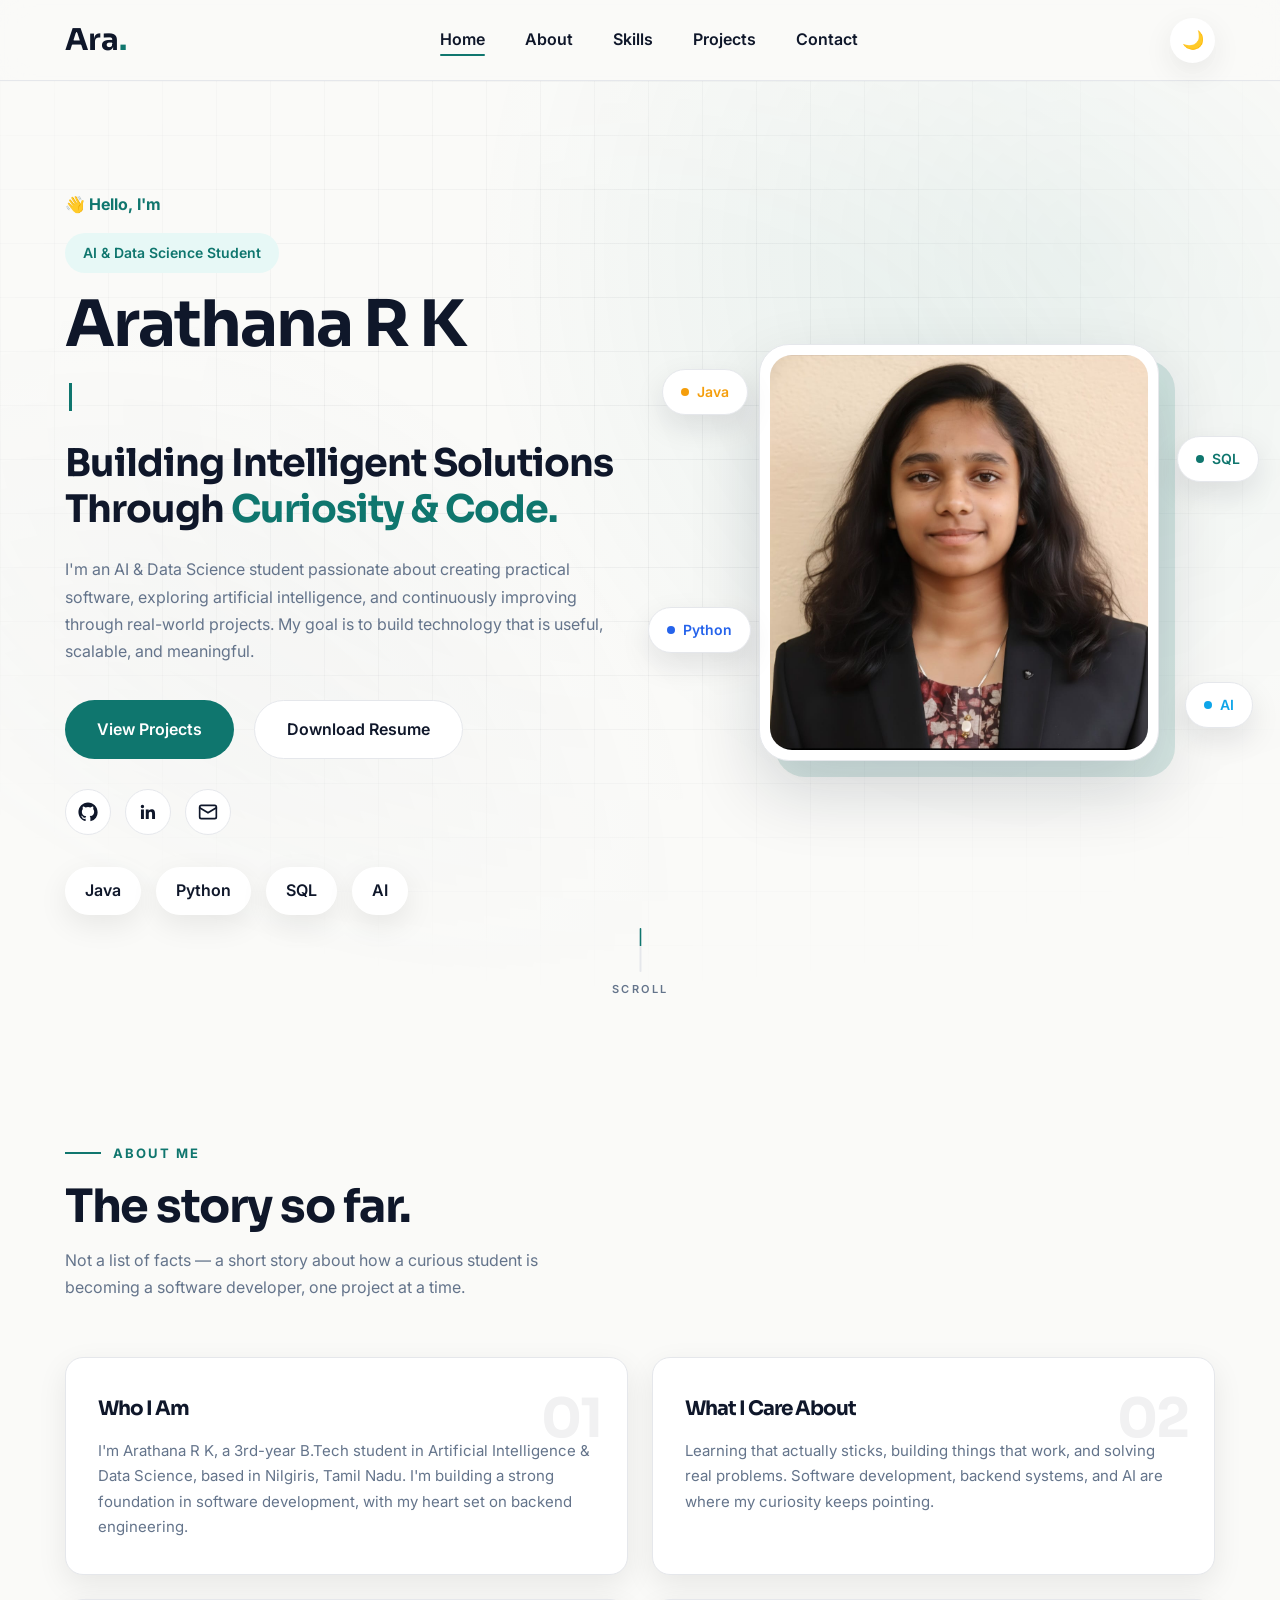
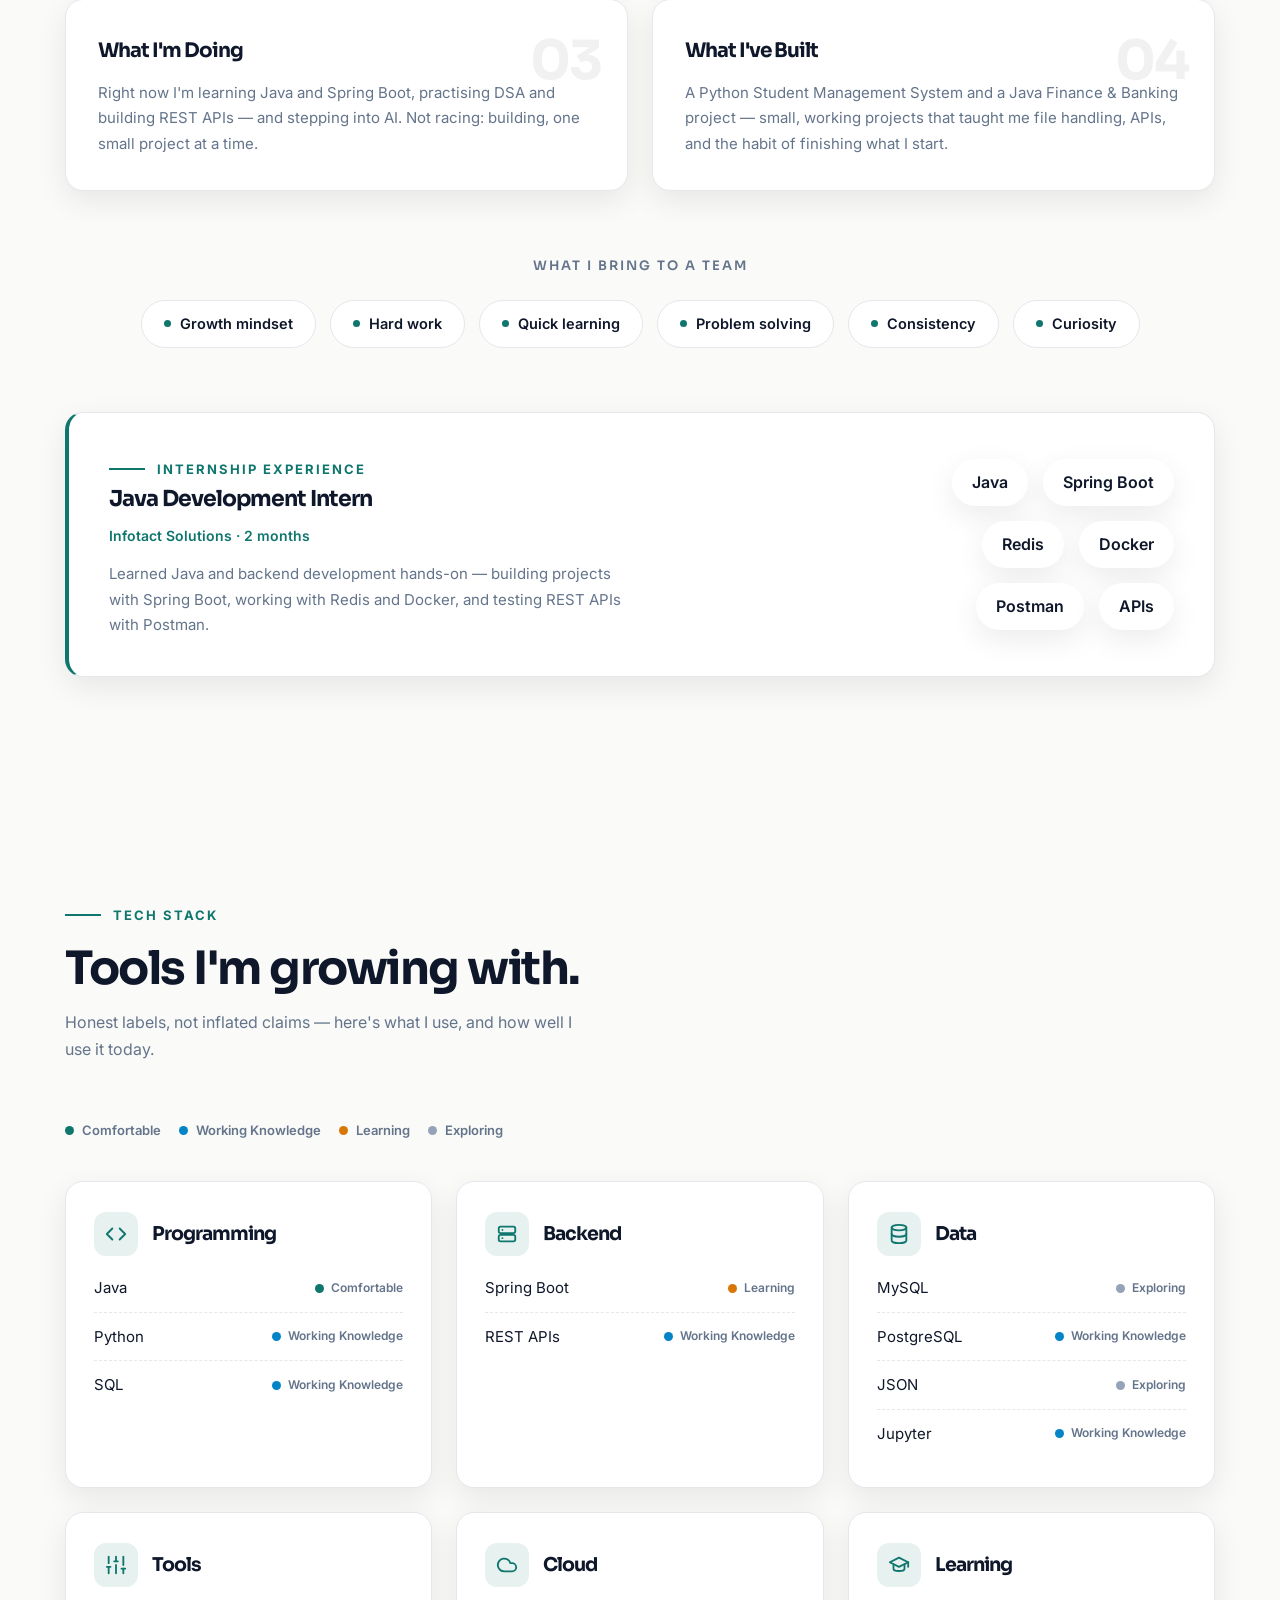
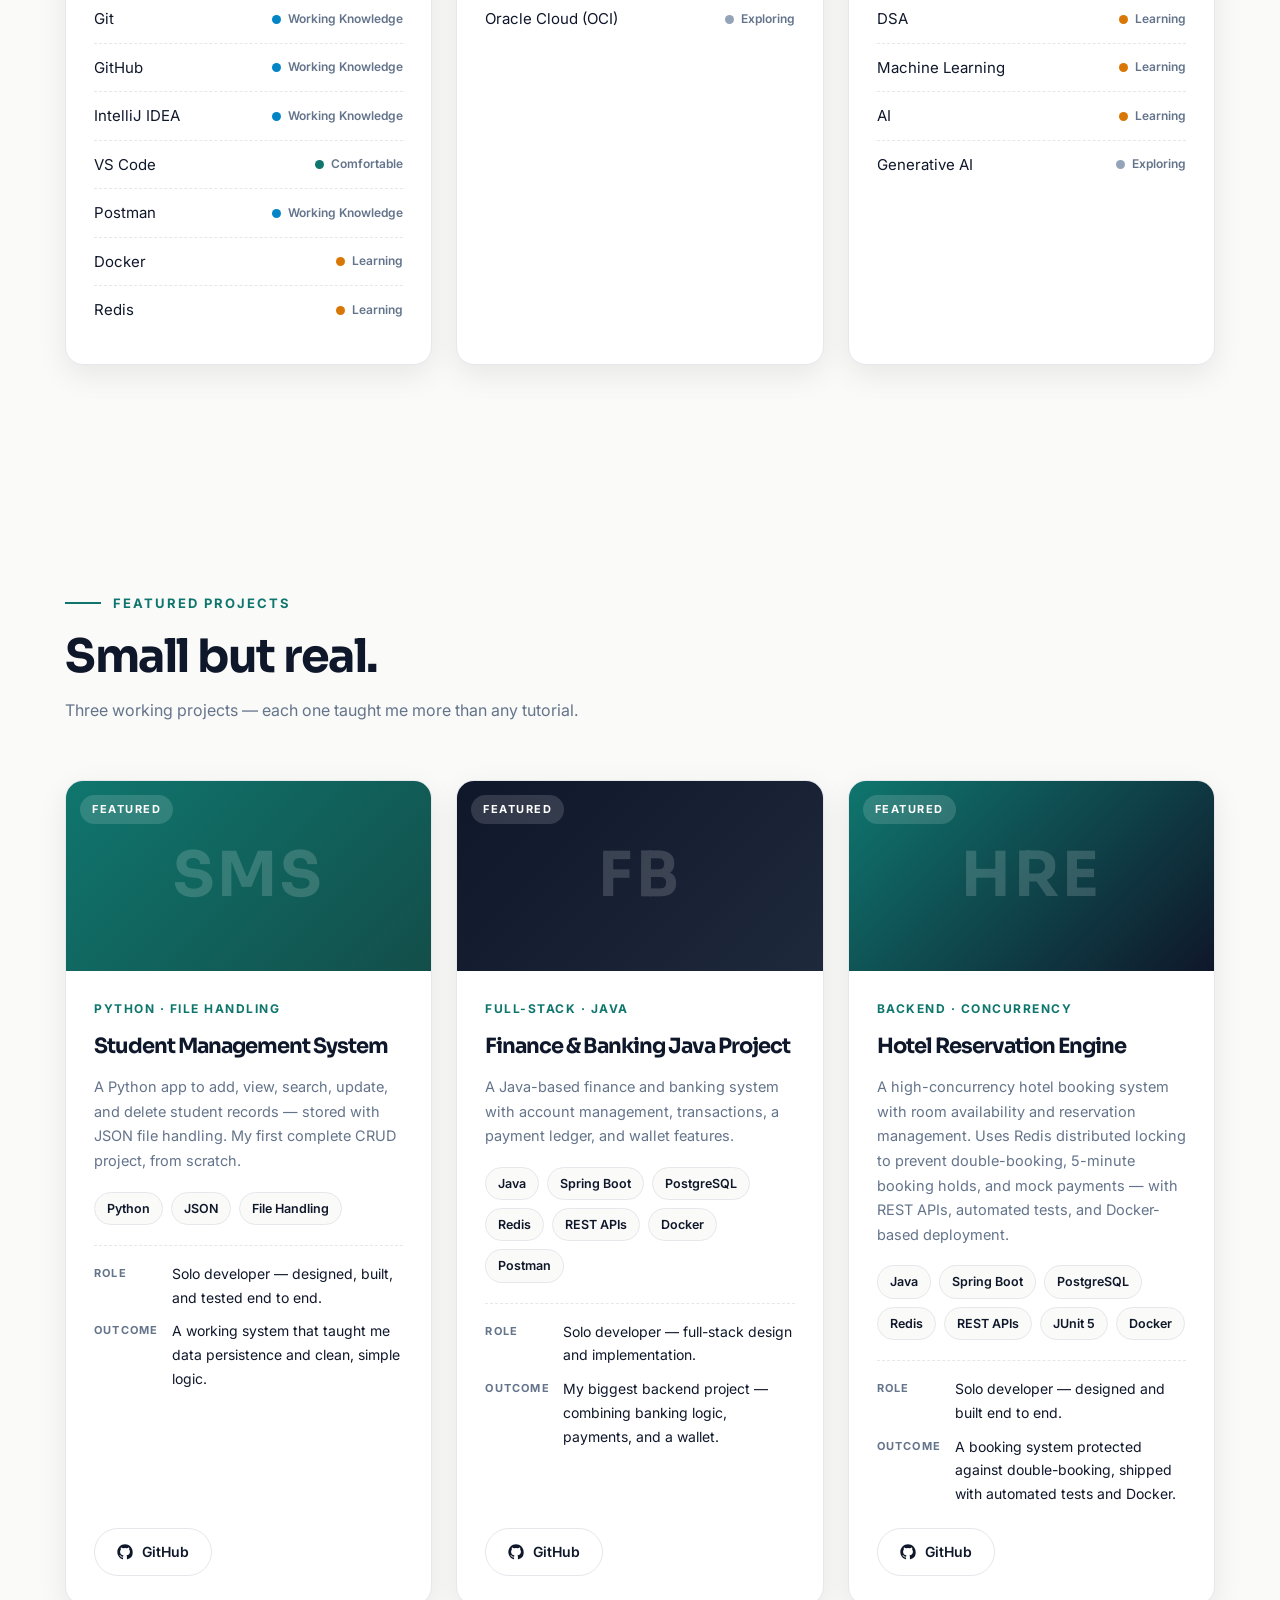
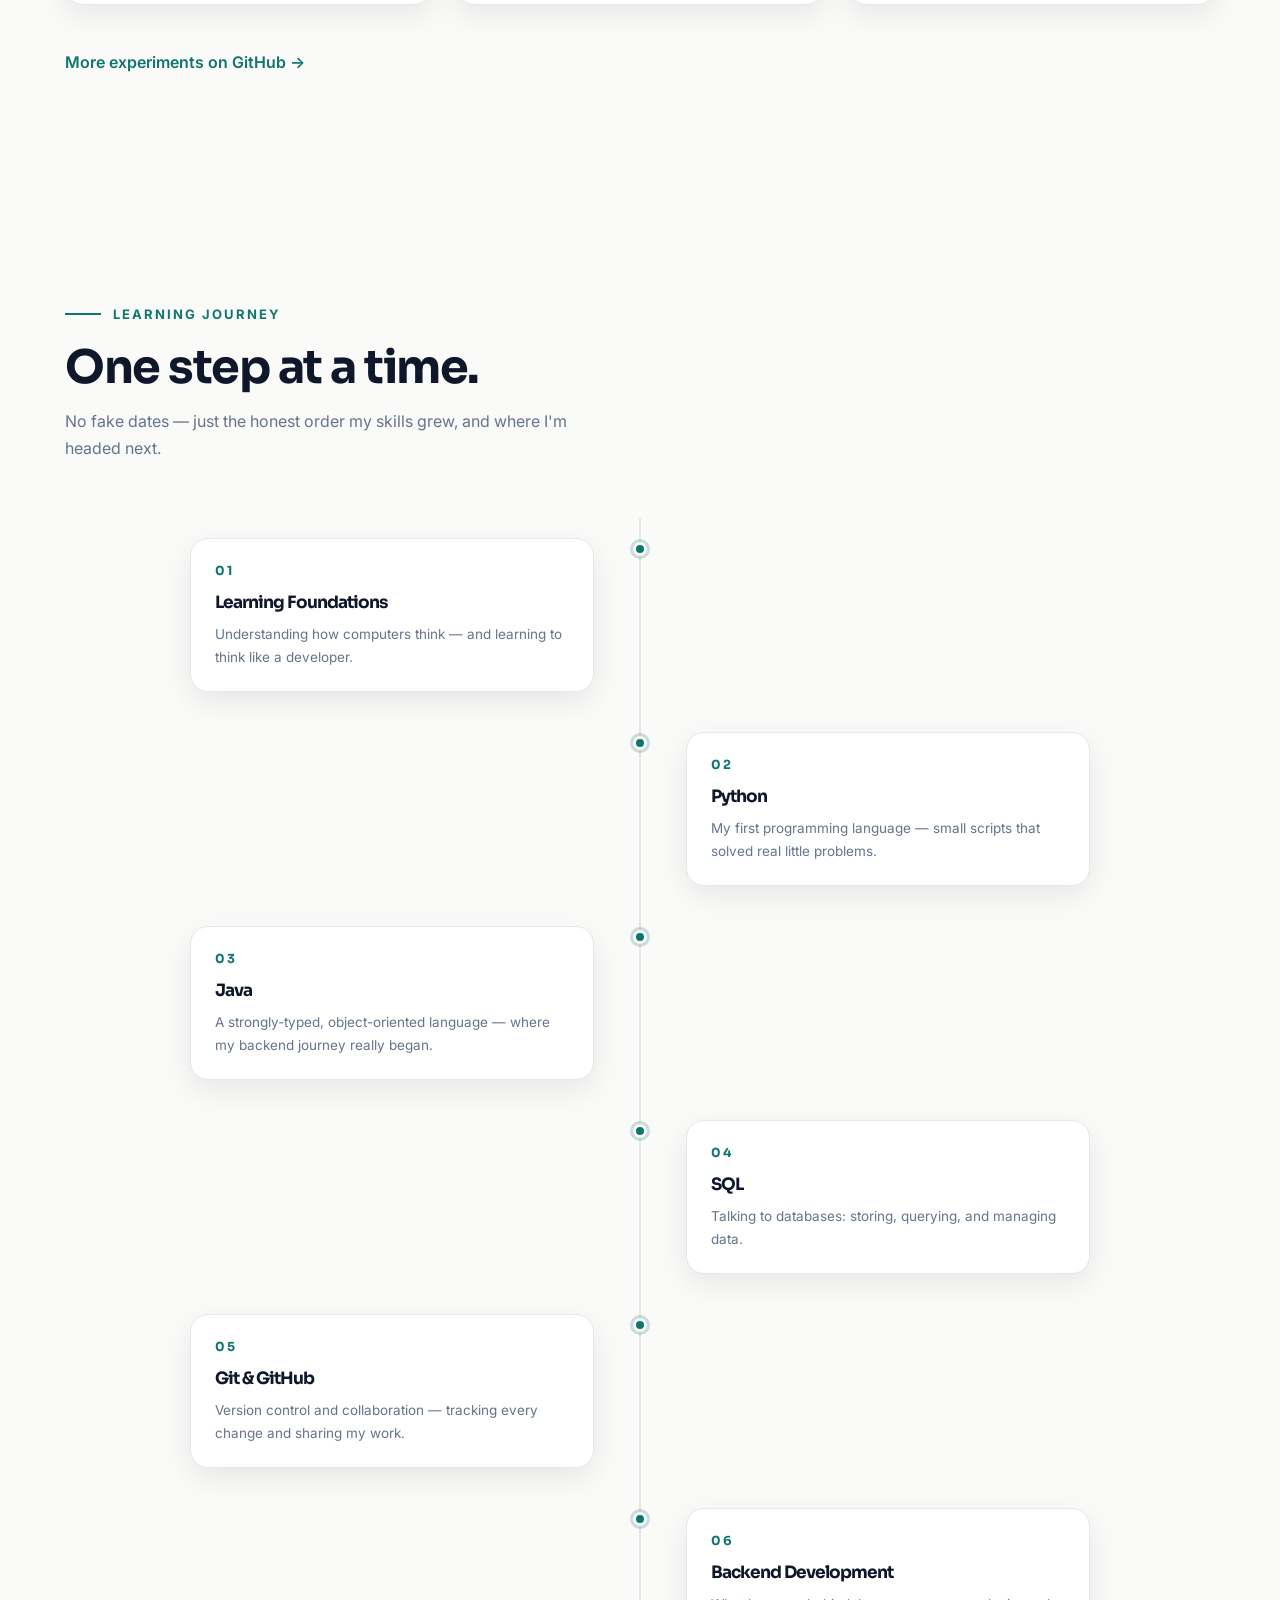
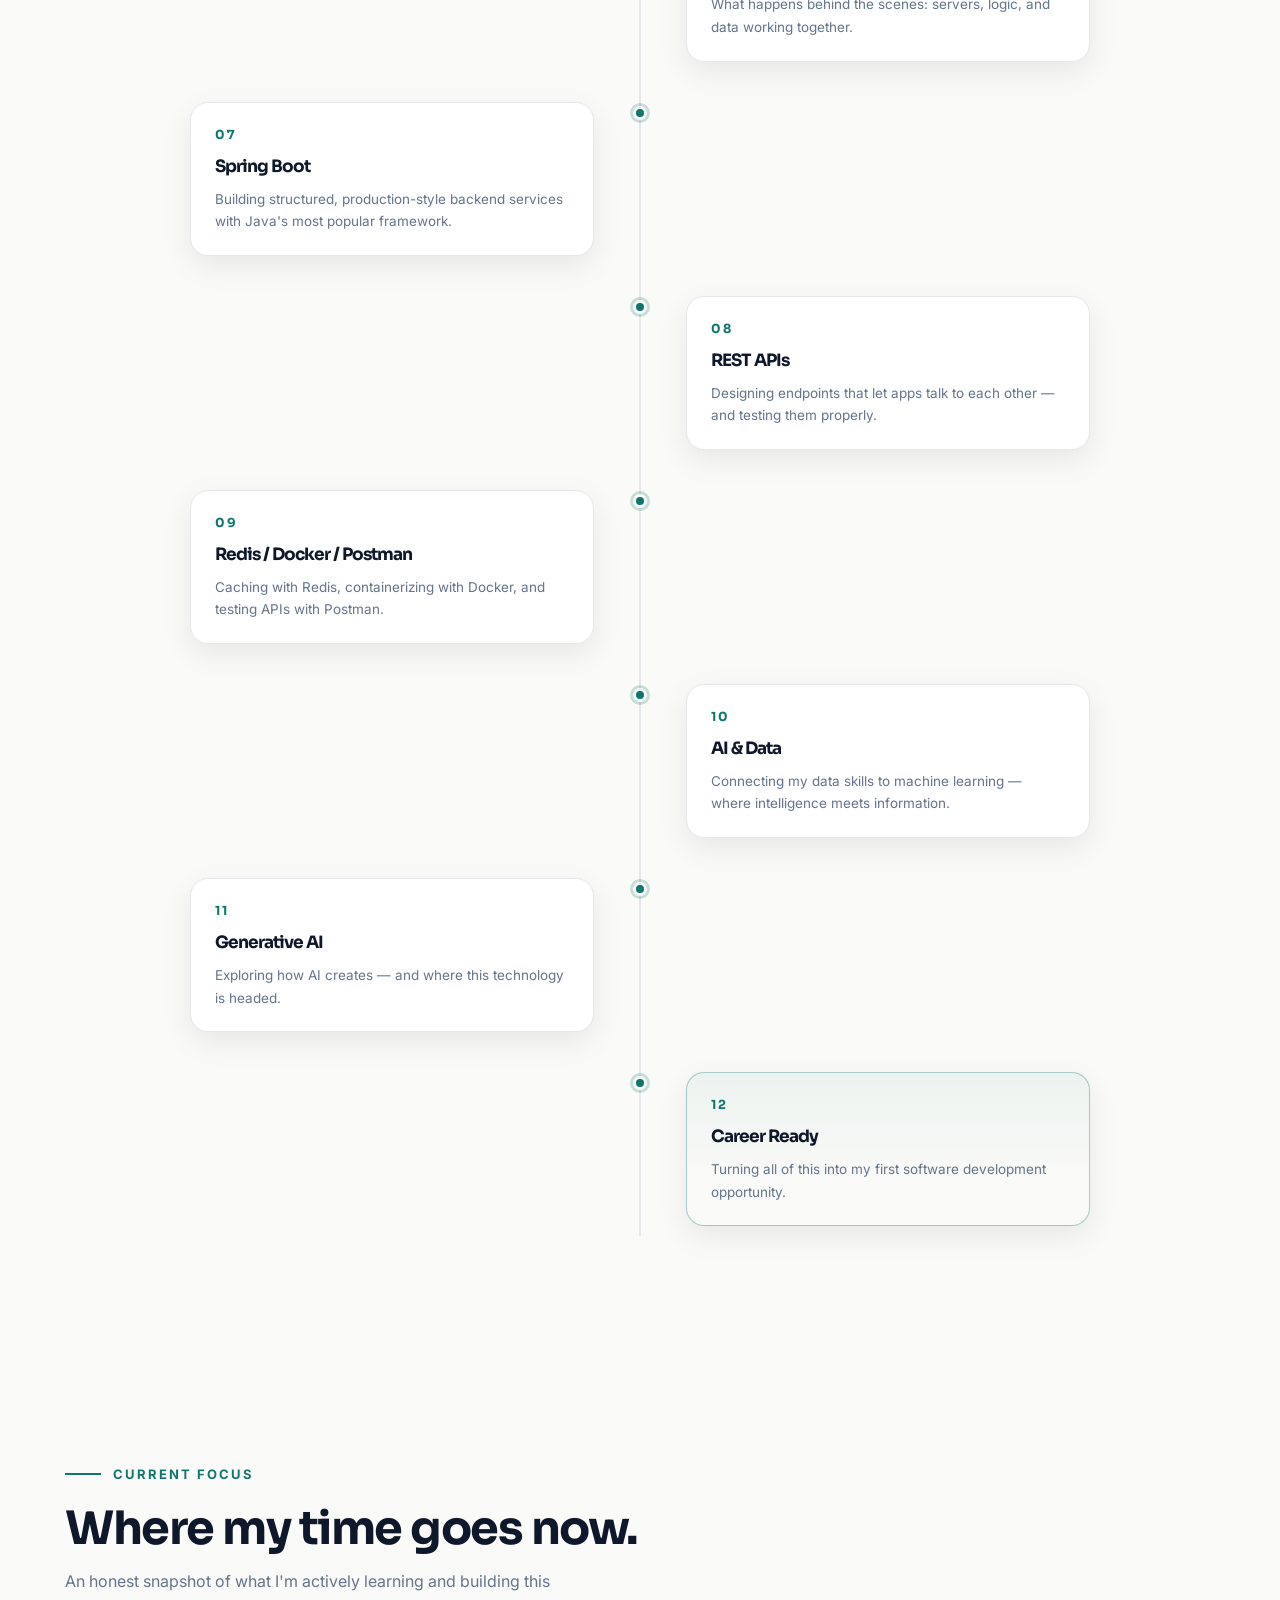
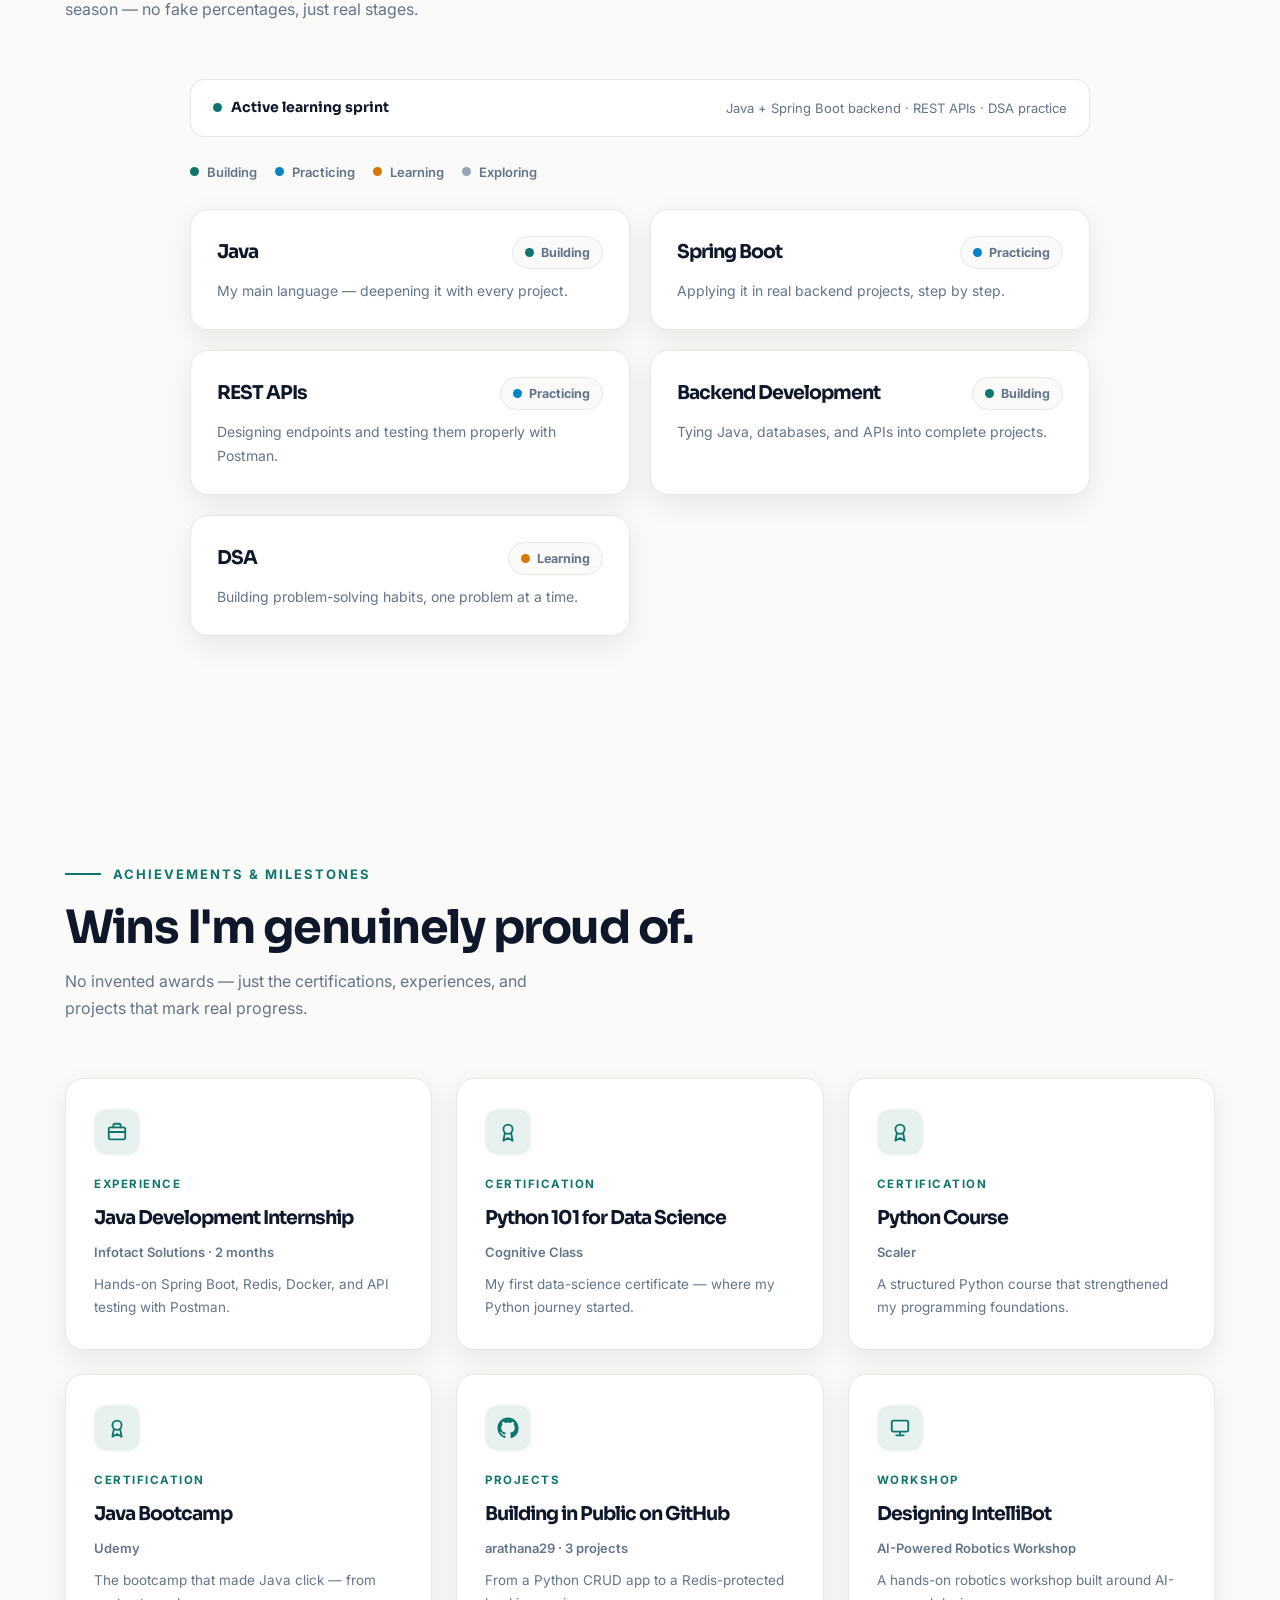
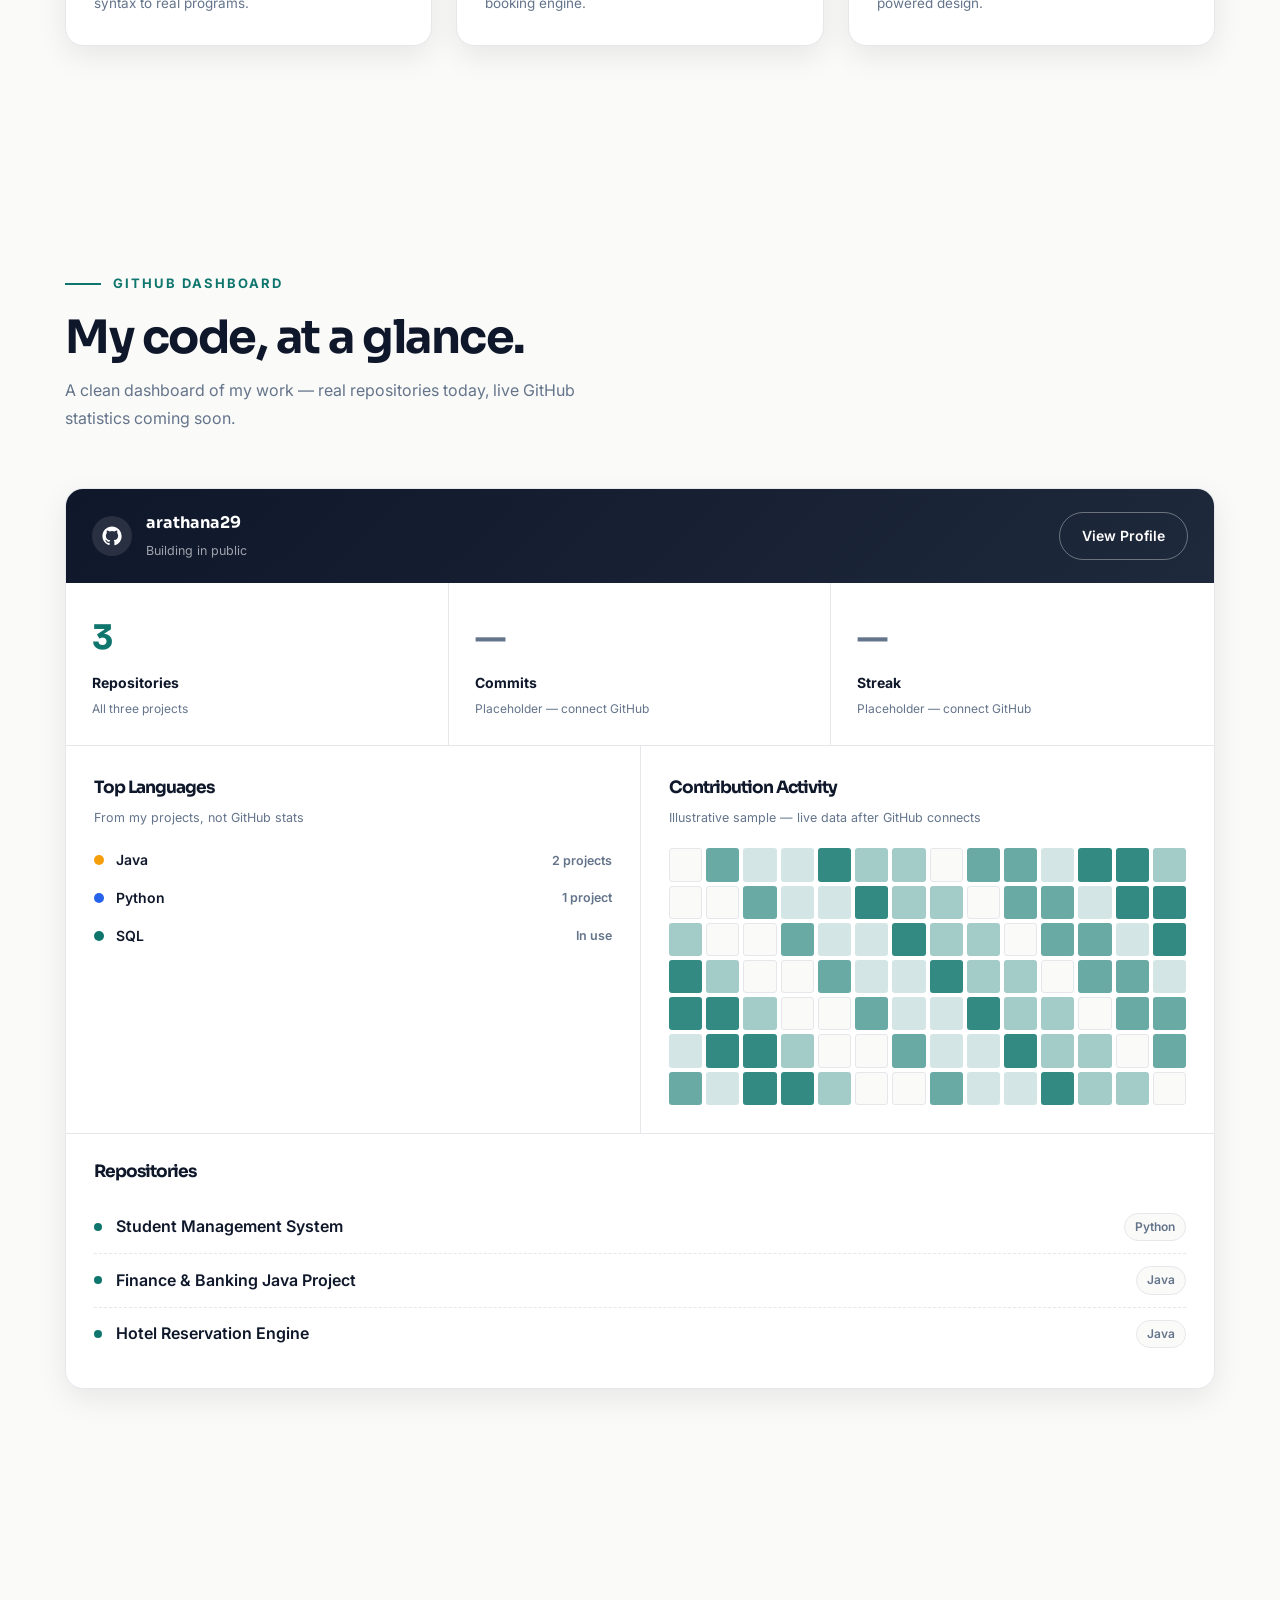
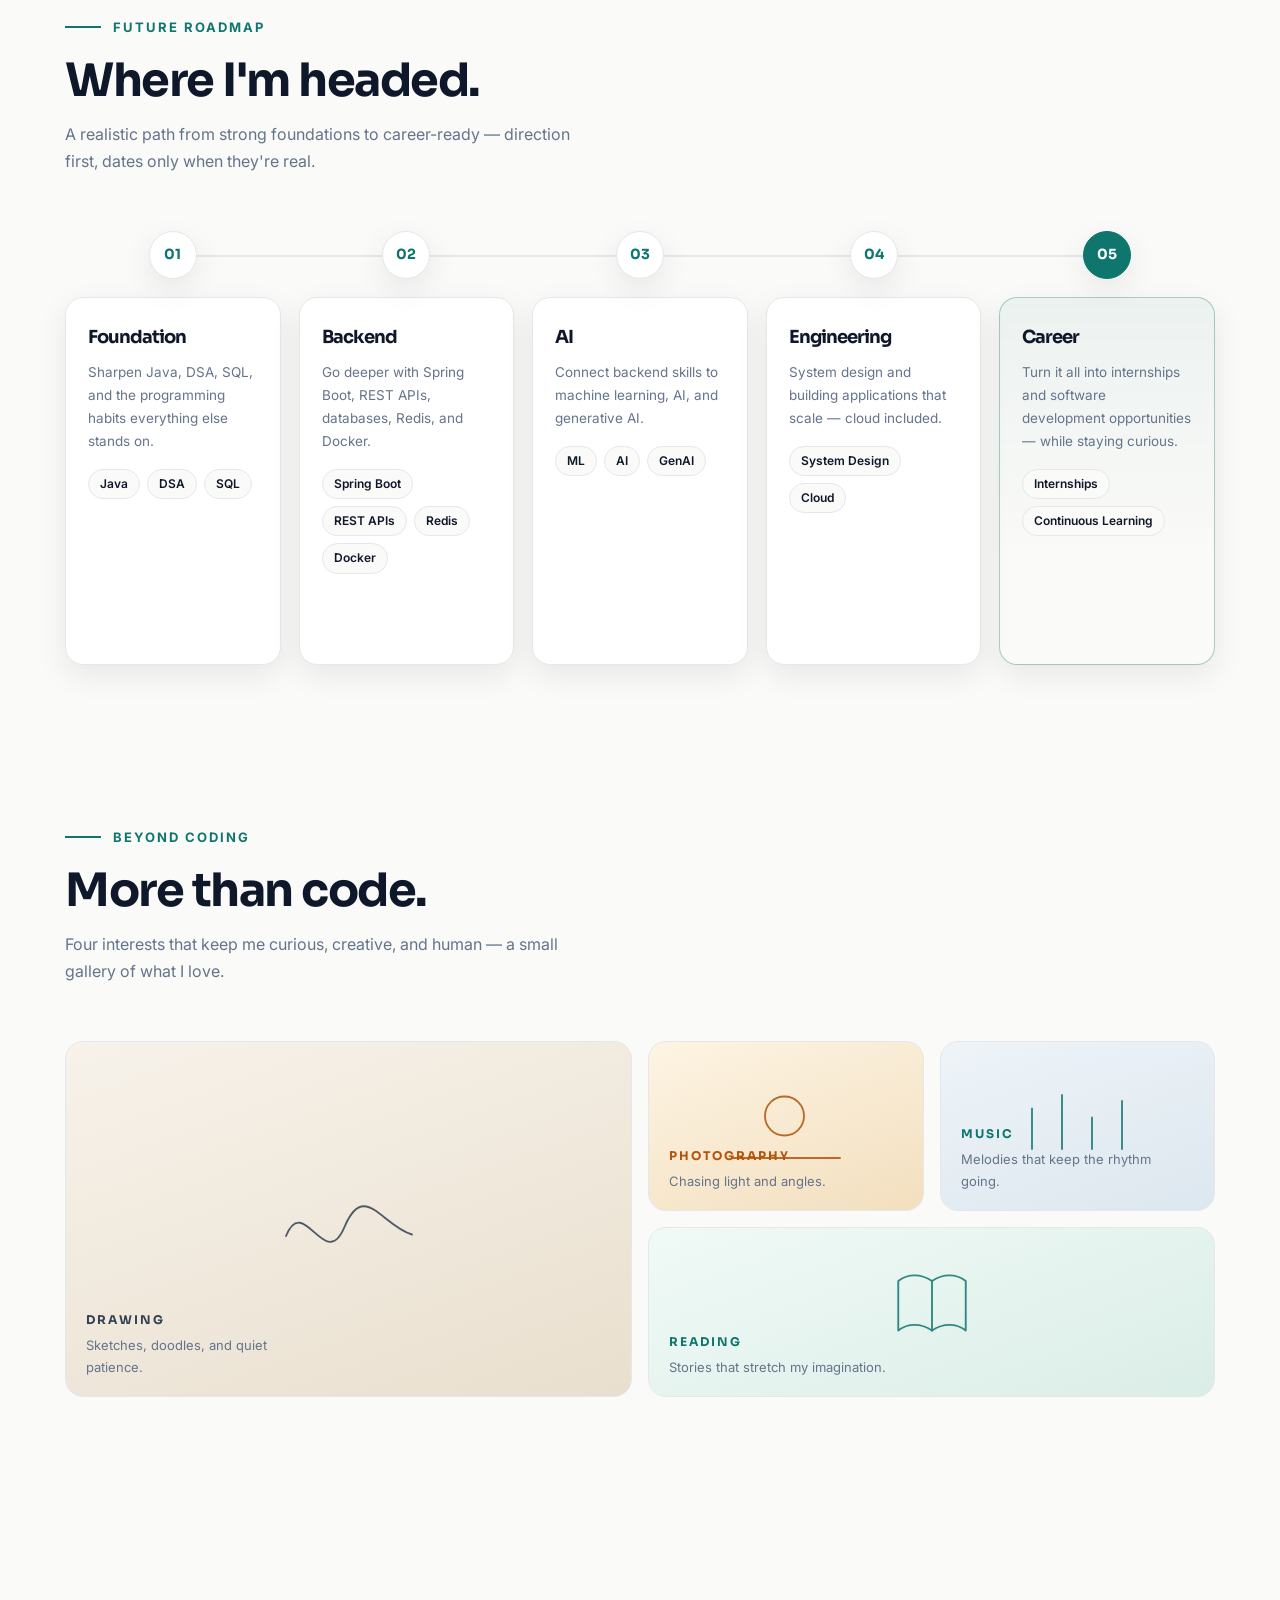
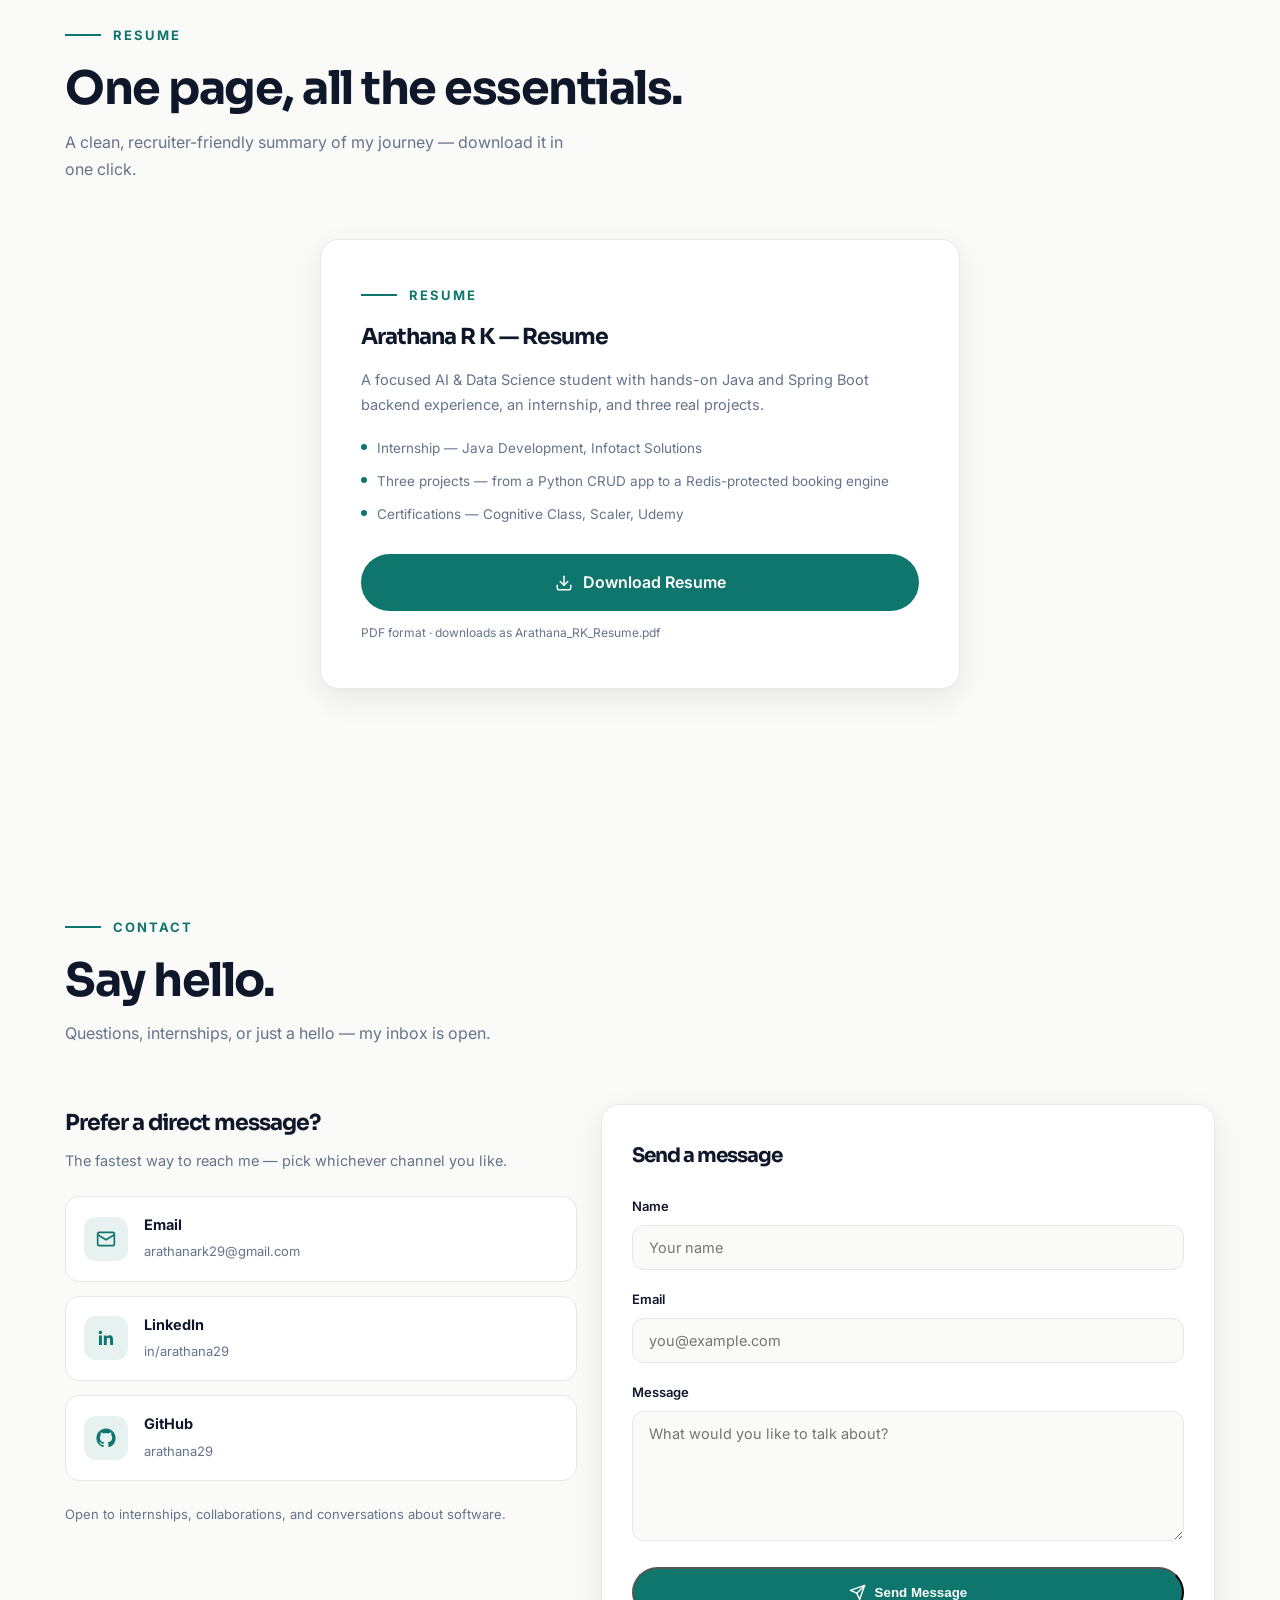
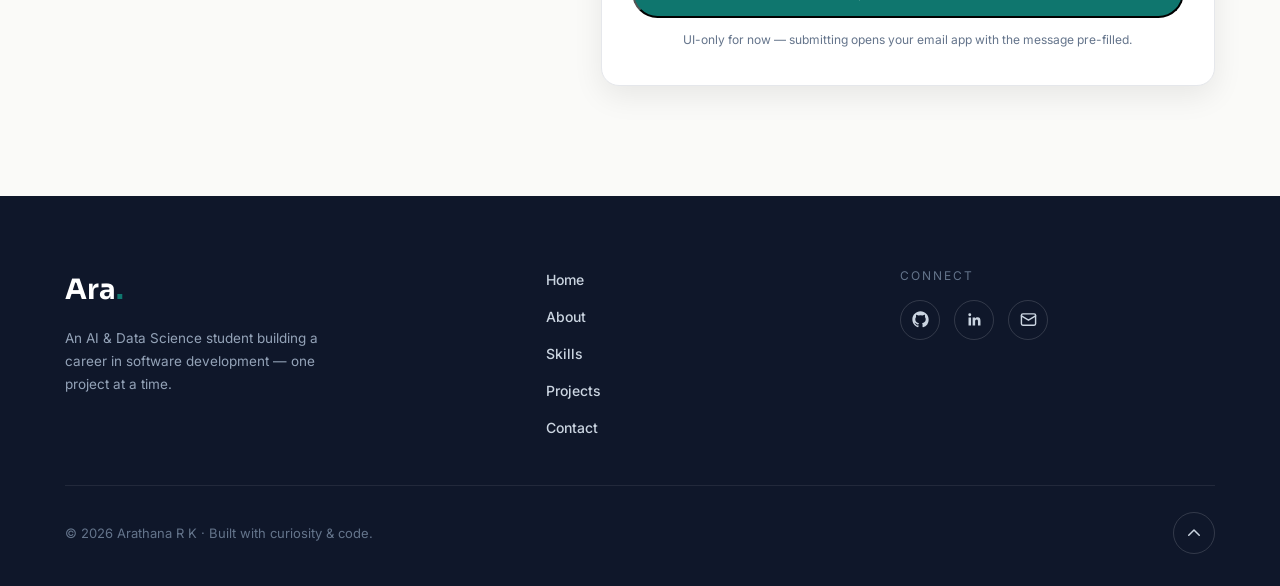
<file: index.html>
<!DOCTYPE html>
<html lang="en">

<head>
    <meta charset="UTF-8">
    <meta name="viewport" content="width=device-width, initial-scale=1.0">

    <title>Arathana R K | Java &amp; Backend Developer Portfolio</title>

    <meta name="description"
        content="Portfolio of Arathana R K - AI & Data Science student and Java developer. Building practical software with Spring Boot, REST APIs and Python - internships welcome.">

    <meta name="author" content="Arathana R K">

    <meta name="theme-color" content="#0F766E">

    <!-- Early theme: apply the saved (or system) theme before the page paints,
         so there is no flash of the wrong colour. -->
    <script>
        (function () {
            var saved = null;
            try { saved = localStorage.getItem("theme"); } catch (e) {}
            var prefersDark = window.matchMedia("(prefers-color-scheme: dark)").matches;
            var theme = saved === "dark" || (saved !== "light" && prefersDark) ? "dark" : "light";
            document.documentElement.setAttribute("data-theme", theme);
        })();
    </script>

    <!-- Open Graph (how the link previews on WhatsApp, LinkedIn, etc.) -->
    <meta property="og:type" content="website">
    <meta property="og:title" content="Arathana R K | Java &amp; Backend Developer Portfolio">
    <meta property="og:description"
        content="AI & Data Science student building practical software with Java, Spring Boot and REST APIs. Explore my projects and learning journey.">
    <meta property="og:image" content="assets/images/profile.jpg">
    <meta property="og:url" content="https://arathana29.github.io/portfolio/">

    <!-- Twitter card -->
    <meta name="twitter:card" content="summary">
    <meta name="twitter:title" content="Arathana R K | Java &amp; Backend Developer Portfolio">
    <meta name="twitter:description"
        content="AI & Data Science student building practical software with Java, Spring Boot and REST APIs.">
    <meta name="twitter:image" content="assets/images/profile.jpg">

    <!-- Icons -->
    <link rel="icon" href="assets/images/favicon.png" type="image/png">

    <link rel="apple-touch-icon" href="assets/images/apple-touch-icon.png">

    <!-- Fonts: preconnect speeds up the handshake, then load the stylesheet -->
    <link rel="preconnect" href="https://fonts.googleapis.com">
    <link rel="preconnect" href="https://fonts.gstatic.com" crossorigin>
    <link href="https://fonts.googleapis.com/css2?family=Inter:wght@300;400;500;600;700&family=Sora:wght@400;600;700&display=swap" rel="stylesheet">

    <link rel="stylesheet" href="style.css">
</head>

<body>

    <!-- Navigation -->
    <header id="header">
        <nav class="navbar container">            <a href="#home" class="logo">

                Ara<span>.</span>

            </a>

            <ul class="nav-links" id="nav-menu">

                <li><a href="#home">Home</a></li>

                <li><a href="#about">About</a></li>

                <li><a href="#tech-stack">Skills</a></li>

                <li><a href="#projects">Projects</a></li>

                <li><a href="#contact">Contact</a></li>

            </ul>

            <div class="nav-actions">

                <button class="theme-btn" aria-label="Switch to dark mode" title="Switch to dark mode">

                <span class="theme-icon" aria-hidden="true">🌙</span>

                </button>

                <button class="nav-toggle" aria-expanded="false" aria-controls="nav-menu" aria-label="Open menu">

                    <span class="nav-toggle-bar"></span>

                    <span class="nav-toggle-bar"></span>

                    <span class="nav-toggle-bar"></span>

                </button>

            </div>

        </nav>

    </header>

    <!-- Hero -->
    <section id="home" class="hero">

        <!-- Subtle background decoration (grid + soft color washes) -->
        <div class="hero-bg" aria-hidden="true"></div>

        <div class="container hero-container">

            <div class="hero-text">

                <p class="hero-tag">

                    👋 Hello, I'm

                </p>

                <p class="hero-role">

                    AI & Data Science Student

                </p>

                <h1>
                    Arathana R K
                </h1>

                <!-- Animated role text (typed by script.js) -->
                <p class="hero-typed" aria-live="polite">

                    <span id="typed-role"></span>

                    <span class="typed-caret" aria-hidden="true"></span>

                </p>

                <h2 class="hero-title">

                    Building Intelligent Solutions Through
                    <span class="hero-title-accent">Curiosity &amp; Code.</span>

                </h2>

                <p class="hero-description">

                    I'm an AI & Data Science student passionate about creating practical software, exploring artificial intelligence, and continuously improving through real-world projects. My goal is to build technology that is useful, scalable, and meaningful.

                </p>

                <div class="hero-buttons">

                    <a href="#projects" class="btn">
                        View Projects
                    </a>

                    <a href="assets/resume/Resume.pdf"
                        class="btn secondary-btn"
                        target="_blank"
                        rel="noopener">

                        Download Resume

                    </a>

                </div>

                <!-- Social links -->
                <div class="hero-socials">

                    <a href="https://github.com/arathana29"
                        target="_blank"
                        rel="noopener"
                        aria-label="GitHub profile">

                        <svg viewBox="0 0 24 24" xmlns="http://www.w3.org/2000/svg" fill="currentColor" aria-hidden="true">
                            <path d="M12 .5C5.65.5.5 5.65.5 12c0 5.08 3.29 9.39 7.86 10.91.58.11.79-.25.79-.56 0-.27-.01-1.17-.02-2.12-3.2.7-3.88-1.36-3.88-1.36-.52-1.33-1.28-1.68-1.28-1.68-1.04-.71.08-.7.08-.7 1.15.08 1.76 1.19 1.76 1.19 1.03 1.76 2.7 1.25 3.36.96.1-.75.4-1.25.72-1.54-2.55-.29-5.24-1.28-5.24-5.68 0-1.26.45-2.28 1.19-3.09-.12-.29-.52-1.46.11-3.05 0 0 .97-.31 3.17 1.18a11.1 11.1 0 0 1 5.78 0c2.2-1.49 3.17-1.18 3.17-1.18.63 1.59.23 2.76.11 3.05.74.81 1.19 1.83 1.19 3.09 0 4.41-2.69 5.38-5.26 5.66.41.36.78 1.06.78 2.14 0 1.54-.01 2.79-.01 3.17 0 .31.21.68.8.56A10.52 10.52 0 0 0 23.5 12C23.5 5.65 18.35.5 12 .5Z"/>
                        </svg>

                    </a>

                    <a href="https://www.linkedin.com/in/arathana29"
                        target="_blank"
                        rel="noopener"
                        aria-label="LinkedIn profile">

                        <svg viewBox="0 0 24 24" xmlns="http://www.w3.org/2000/svg" fill="currentColor" aria-hidden="true">
                            <path d="M20.45 20.45h-3.55v-5.57c0-1.33-.03-3.04-1.85-3.04-1.86 0-2.14 1.45-2.14 2.94v5.67H9.35V9h3.41v1.56h.05c.47-.9 1.63-1.85 3.36-1.85 3.6 0 4.27 2.37 4.27 5.45v6.29ZM5.34 7.43a2.06 2.06 0 1 1 0-4.12 2.06 2.06 0 0 1 0 4.12ZM7.12 20.45H3.56V9h3.56v11.45Z"/>
                        </svg>

                    </a>

                    <a href="mailto:arathanark29@gmail.com"
                        aria-label="Send an email">

                        <svg viewBox="0 0 24 24" xmlns="http://www.w3.org/2000/svg" fill="none" stroke="currentColor" stroke-width="2" stroke-linecap="round" stroke-linejoin="round" aria-hidden="true">
                            <rect x="2" y="4" width="20" height="16" rx="2"/>
                            <path d="m22 7-10 6L2 7"/>
                        </svg>

                    </a>

                </div>

                <div class="skill-badges">

                    <span>Java</span>

                    <span>Python</span>

                    <span>SQL</span>

                    <span>AI</span>

                </div>

            </div>

            <div class="hero-image">

                <div class="hero-image-frame">
                    <img
                    src="assets/images/profile.jpg"
                    alt="Portrait of Arathana R K, AI and Data Science student">
                </div>

                <!-- Floating technology chips -->
                <span class="chip chip-java" aria-hidden="true"><i class="chip-dot"></i>Java</span>

                <span class="chip chip-python" aria-hidden="true"><i class="chip-dot"></i>Python</span>

                <span class="chip chip-sql" aria-hidden="true"><i class="chip-dot"></i>SQL</span>

                <span class="chip chip-ai" aria-hidden="true"><i class="chip-dot"></i>AI</span>

            </div>

        </div>

        <!-- Scroll indicator -->
        <a href="#about" class="scroll-indicator" aria-label="Scroll down to the About section">
            <span class="scroll-line"></span>
            <span class="scroll-text">Scroll</span>
        </a>

    </section>
    
    <!-- About -->
    <section id="about" aria-labelledby="about-title">

        <div class="container">

            <!-- Section heading (this pattern is reused by every section) -->
            <div class="section-head">

                <span class="section-tag">About Me</span>

                <h2 id="about-title" class="section-title">The story so far.</h2>

                <p class="section-sub">
                    Not a list of facts — a short story about how a curious student is becoming a software developer, one project at a time.
                </p>

            </div>

            <!-- Storytelling cards -->
            <div class="about-grid">

                <article class="card about-card">

                    <span class="about-num" aria-hidden="true">01</span>

                    <h3>Who I Am</h3>

                    <p>
                        I'm Arathana R K, a 3rd-year B.Tech student in Artificial Intelligence &amp; Data Science, based in Nilgiris, Tamil Nadu. I'm building a strong foundation in software development, with my heart set on backend engineering.
                    </p>

                </article>

                <article class="card about-card">

                    <span class="about-num" aria-hidden="true">02</span>

                    <h3>What I Care About</h3>

                    <p>
                        Learning that actually sticks, building things that work, and solving real problems. Software development, backend systems, and AI are where my curiosity keeps pointing.
                    </p>

                </article>

                <article class="card about-card">

                    <span class="about-num" aria-hidden="true">03</span>

                    <h3>What I'm Doing</h3>

                    <p>
                        Right now I'm learning Java and Spring Boot, practising DSA and building REST APIs — and stepping into AI. Not racing: building, one small project at a time.
                    </p>

                </article>

                <article class="card about-card">

                    <span class="about-num" aria-hidden="true">04</span>

                    <h3>What I've Built</h3>

                    <p>
                        A Python Student Management System and a Java Finance &amp; Banking project — small, working projects that taught me file handling, APIs, and the habit of finishing what I start.
                    </p>

                </article>

            </div>

            <!-- What I Bring -->
            <div class="about-traits">

                <h3 class="about-traits-title">What I bring to a team</h3>

                <ul class="about-traits-list">

                    <li><span class="trait-dot"></span>Growth mindset</li>

                    <li><span class="trait-dot"></span>Hard work</li>

                    <li><span class="trait-dot"></span>Quick learning</li>

                    <li><span class="trait-dot"></span>Problem solving</li>

                    <li><span class="trait-dot"></span>Consistency</li>

                    <li><span class="trait-dot"></span>Curiosity</li>

                </ul>

            </div>

            <!-- Internship -->
            <article class="card internship-card">

                <div class="internship-info">

                    <span class="section-tag">Internship Experience</span>

                    <h3>Java Development Intern</h3>

                    <p class="internship-company">Infotact Solutions &middot; 2 months</p>

                    <p class="internship-desc">
                        Learned Java and backend development hands-on — building projects with Spring Boot, working with Redis and Docker, and testing REST APIs with Postman.
                    </p>

                </div>

                <div class="internship-meta">

                    <div class="skill-badges">

                        <span>Java</span>

                        <span>Spring Boot</span>

                        <span>Redis</span>

                        <span>Docker</span>

                        <span>Postman</span>

                        <span>APIs</span>

                    </div>

                </div>

            </article>

        </div>

    </section>

    <!-- Tech Stack -->
    <section id="tech-stack" aria-labelledby="stack-title">

        <div class="container">

            <div class="section-head">

                <span class="section-tag">Tech Stack</span>

                <h2 id="stack-title" class="section-title">Tools I'm growing with.</h2>

                <p class="section-sub">
                    Honest labels, not inflated claims — here's what I use, and how well I use it today.
                </p>

            </div>

            <!-- Level legend -->
            <div class="stack-legend" aria-label="Skill level legend">

                <span class="legend-item"><span class="legend-dot level-comfortable"></span>Comfortable</span>

                <span class="legend-item"><span class="legend-dot level-working"></span>Working Knowledge</span>

                <span class="legend-item"><span class="legend-dot level-learning"></span>Learning</span>

                <span class="legend-item"><span class="legend-dot level-exploring"></span>Exploring</span>

            </div>

            <div class="stack-grid">

                <!-- Programming -->
                <article class="card stack-card">

                    <div class="stack-head">

                        <span class="stack-icon" aria-hidden="true">
                            <svg viewBox="0 0 24 24" fill="none" stroke="currentColor" stroke-width="2" stroke-linecap="round" stroke-linejoin="round">
                                <path d="m8 6-6 6 6 6"/>
                                <path d="m16 6 6 6-6 6"/>
                            </svg>
                        </span>

                        <h3>Programming</h3>

                    </div>

                    <ul class="stack-list">

                        <li><span>Java</span><span class="level"><span class="legend-dot level-comfortable"></span>Comfortable</span></li>

                        <li><span>Python</span><span class="level"><span class="legend-dot level-working"></span>Working Knowledge</span></li>

                        <li><span>SQL</span><span class="level"><span class="legend-dot level-working"></span>Working Knowledge</span></li>

                    </ul>

                </article>

                <!-- Backend -->
                <article class="card stack-card">

                    <div class="stack-head">

                        <span class="stack-icon" aria-hidden="true">
                            <svg viewBox="0 0 24 24" fill="none" stroke="currentColor" stroke-width="2" stroke-linecap="round" stroke-linejoin="round">
                                <rect x="3" y="4" width="18" height="7" rx="2"/>
                                <rect x="3" y="13" width="18" height="7" rx="2"/>
                                <path d="M7 7.5h.01"/>
                                <path d="M7 16.5h.01"/>
                            </svg>
                        </span>

                        <h3>Backend</h3>

                    </div>

                    <ul class="stack-list">

                        <li><span>Spring Boot</span><span class="level"><span class="legend-dot level-learning"></span>Learning</span></li>

                        <li><span>REST APIs</span><span class="level"><span class="legend-dot level-working"></span>Working Knowledge</span></li>

                    </ul>

                </article>

                <!-- Data -->
                <article class="card stack-card">

                    <div class="stack-head">

                        <span class="stack-icon" aria-hidden="true">
                            <svg viewBox="0 0 24 24" fill="none" stroke="currentColor" stroke-width="2" stroke-linecap="round" stroke-linejoin="round">
                                <ellipse cx="12" cy="5" rx="8" ry="3"/>
                                <path d="M4 5v14c0 1.66 3.58 3 8 3s8-1.34 8-3V5"/>
                                <path d="M4 12c0 1.66 3.58 3 8 3s8-1.34 8-3"/>
                            </svg>
                        </span>

                        <h3>Data</h3>

                    </div>

                    <ul class="stack-list">

                        <li><span>MySQL</span><span class="level"><span class="legend-dot level-exploring"></span>Exploring</span></li>

                        <li><span>PostgreSQL</span><span class="level"><span class="legend-dot level-working"></span>Working Knowledge</span></li>

                        <li><span>JSON</span><span class="level"><span class="legend-dot level-exploring"></span>Exploring</span></li>

                        <li><span>Jupyter</span><span class="level"><span class="legend-dot level-working"></span>Working Knowledge</span></li>

                    </ul>

                </article>

                <!-- Tools -->
                <article class="card stack-card">

                    <div class="stack-head">

                        <span class="stack-icon" aria-hidden="true">
                            <svg viewBox="0 0 24 24" fill="none" stroke="currentColor" stroke-width="2" stroke-linecap="round" stroke-linejoin="round">
                                <path d="M4 21v-7"/>
                                <path d="M4 10V3"/>
                                <path d="M12 21v-9"/>
                                <path d="M12 8V3"/>
                                <path d="M20 21v-5"/>
                                <path d="M20 12V3"/>
                                <path d="M2 14h4"/>
                                <path d="M10 8h4"/>
                                <path d="M18 16h4"/>
                            </svg>
                        </span>

                        <h3>Tools</h3>

                    </div>

                    <ul class="stack-list">

                        <li><span>Git</span><span class="level"><span class="legend-dot level-working"></span>Working Knowledge</span></li>

                        <li><span>GitHub</span><span class="level"><span class="legend-dot level-working"></span>Working Knowledge</span></li>

                        <li><span>IntelliJ IDEA</span><span class="level"><span class="legend-dot level-working"></span>Working Knowledge</span></li>

                        <li><span>VS Code</span><span class="level"><span class="legend-dot level-comfortable"></span>Comfortable</span></li>

                        <li><span>Postman</span><span class="level"><span class="legend-dot level-working"></span>Working Knowledge</span></li>

                        <li><span>Docker</span><span class="level"><span class="legend-dot level-learning"></span>Learning</span></li>

                        <li><span>Redis</span><span class="level"><span class="legend-dot level-learning"></span>Learning</span></li>

                    </ul>

                </article>

                <!-- Cloud -->
                <article class="card stack-card">

                    <div class="stack-head">

                        <span class="stack-icon" aria-hidden="true">
                            <svg viewBox="0 0 24 24" fill="none" stroke="currentColor" stroke-width="2" stroke-linecap="round" stroke-linejoin="round">
                                <path d="M17.5 19H9a7 7 0 1 1 6.71-9h1.79a4.5 4.5 0 1 1 0 9Z"/>
                            </svg>
                        </span>

                        <h3>Cloud</h3>

                    </div>

                    <ul class="stack-list">

                        <li><span>Oracle Cloud (OCI)</span><span class="level"><span class="legend-dot level-exploring"></span>Exploring</span></li>

                    </ul>

                </article>

                <!-- Learning -->
                <article class="card stack-card">

                    <div class="stack-head">

                        <span class="stack-icon" aria-hidden="true">
                            <svg viewBox="0 0 24 24" fill="none" stroke="currentColor" stroke-width="2" stroke-linecap="round" stroke-linejoin="round">
                                <path d="M22 9 12 4 2 9l10 5 10-5Z"/>
                                <path d="M6 11.5V16c0 1.38 2.69 2.5 6 2.5s6-1.12 6-2.5v-4.5"/>
                                <path d="M22 9v5"/>
                            </svg>
                        </span>

                        <h3>Learning</h3>

                    </div>

                    <ul class="stack-list">

                        <li><span>DSA</span><span class="level"><span class="legend-dot level-learning"></span>Learning</span></li>

                        <li><span>Machine Learning</span><span class="level"><span class="legend-dot level-learning"></span>Learning</span></li>

                        <li><span>AI</span><span class="level"><span class="legend-dot level-learning"></span>Learning</span></li>

                        <li><span>Generative AI</span><span class="level"><span class="legend-dot level-exploring"></span>Exploring</span></li>

                    </ul>

                </article>

            </div>

        </div>

    </section>

    <!-- Featured Projects -->
    <section id="projects" aria-labelledby="projects-title">

        <div class="container">

            <div class="section-head">

                <span class="section-tag">Featured Projects</span>

                <h2 id="projects-title" class="section-title">Small but real.</h2>

                <p class="section-sub">
                    Three working projects — each one taught me more than any tutorial.
                </p>

            </div>

            <div class="project-grid">

                <!-- Project 1: Student Management System -->
                <article class="card project-card" aria-labelledby="project-sms-title">

                    <div class="project-media project-media-sms" aria-hidden="true">
                        <span class="project-monogram">SMS</span>
                        <span class="project-media-tag">Featured</span>
                    </div>

                    <div class="project-body">

                        <span class="project-cat">Python &middot; File Handling</span>

                        <h3 id="project-sms-title">Student Management System</h3>

                        <p class="project-desc">
                            A Python app to add, view, search, update, and delete student records — stored with JSON file handling. My first complete CRUD project, from scratch.
                        </p>

                        <div class="project-chips">
                            <span>Python</span>
                            <span>JSON</span>
                            <span>File Handling</span>
                        </div>

                        <div class="project-facts">
                            <div class="fact">
                                <span class="fact-label">Role</span>
                                <span class="fact-value">Solo developer — designed, built, and tested end to end.</span>
                            </div>
                            <div class="fact">
                                <span class="fact-label">Outcome</span>
                                <span class="fact-value">A working system that taught me data persistence and clean, simple logic.</span>
                            </div>
                        </div>

                        <div class="project-links">

                            <a href="https://github.com/arathana29/Student-Management-System.git"
                                target="_blank"
                                rel="noopener"
                                class="btn btn-sm btn-outline">

                                <svg viewBox="0 0 24 24" fill="currentColor" aria-hidden="true">
                                    <path d="M12 .5C5.65.5.5 5.65.5 12c0 5.08 3.29 9.39 7.86 10.91.58.11.79-.25.79-.56 0-.27-.01-1.17-.02-2.12-3.2.7-3.88-1.36-3.88-1.36-.52-1.33-1.28-1.68-1.28-1.68-1.04-.71.08-.7.08-.7 1.15.08 1.76 1.19 1.76 1.19 1.03 1.76 2.7 1.25 3.36.96.1-.75.4-1.25.72-1.54-2.55-.29-5.24-1.28-5.24-5.68 0-1.26.45-2.28 1.19-3.09-.12-.29-.52-1.46.11-3.05 0 0 .97-.31 3.17 1.18a11.1 11.1 0 0 1 5.78 0c2.2-1.49 3.17-1.18 3.17-1.18.63 1.59.23 2.76.11 3.05.74.81 1.19 1.83 1.19 3.09 0 4.41-2.69 5.38-5.26 5.66.41.36.78 1.06.78 2.14 0 1.54-.01 2.79-.01 3.17 0 .31.21.68.8.56A10.52 10.52 0 0 0 23.5 12C23.5 5.65 18.35.5 12 .5Z"/>
                                </svg>

                                GitHub

                            </a>

                        </div>

                    </div>

                </article>

                <!-- Project 2: Finance & Banking Java Project -->
                <article class="card project-card" aria-labelledby="project-fb-title">

                    <div class="project-media project-media-finance" aria-hidden="true">
                        <span class="project-monogram">FB</span>
                        <span class="project-media-tag">Featured</span>
                    </div>

                    <div class="project-body">

                        <span class="project-cat">Full-Stack &middot; Java</span>

                        <h3 id="project-fb-title">Finance &amp; Banking Java Project</h3>

                        <p class="project-desc">
                            A Java-based finance and banking system with account management, transactions, a payment ledger, and wallet features.
                        </p>

                        <div class="project-chips">
                            <span>Java</span>
                            <span>Spring Boot</span>
                            <span>PostgreSQL</span>
                            <span>Redis</span>
                            <span>REST APIs</span>
                            <span>Docker</span>
                            <span>Postman</span>
                        </div>

                        <div class="project-facts">
                            <div class="fact">
                                <span class="fact-label">Role</span>
                                <span class="fact-value">Solo developer — full-stack design and implementation.</span>
                            </div>
                            <div class="fact">
                                <span class="fact-label">Outcome</span>
                                <span class="fact-value">My biggest backend project — combining banking logic, payments, and a wallet.</span>
                            </div>
                        </div>

                        <div class="project-links">

                            <a href="https://github.com/arathana29/Finance-and-Banking-Java-Project.git"
                                target="_blank"
                                rel="noopener"
                                class="btn btn-sm btn-outline">

                                <svg viewBox="0 0 24 24" fill="currentColor" aria-hidden="true">
                                    <path d="M12 .5C5.65.5.5 5.65.5 12c0 5.08 3.29 9.39 7.86 10.91.58.11.79-.25.79-.56 0-.27-.01-1.17-.02-2.12-3.2.7-3.88-1.36-3.88-1.36-.52-1.33-1.28-1.68-1.28-1.68-1.04-.71.08-.7.08-.7 1.15.08 1.76 1.19 1.76 1.19 1.03 1.76 2.7 1.25 3.36.96.1-.75.4-1.25.72-1.54-2.55-.29-5.24-1.28-5.24-5.68 0-1.26.45-2.28 1.19-3.09-.12-.29-.52-1.46.11-3.05 0 0 .97-.31 3.17 1.18a11.1 11.1 0 0 1 5.78 0c2.2-1.49 3.17-1.18 3.17-1.18.63 1.59.23 2.76.11 3.05.74.81 1.19 1.83 1.19 3.09 0 4.41-2.69 5.38-5.26 5.66.41.36.78 1.06.78 2.14 0 1.54-.01 2.79-.01 3.17 0 .31.21.68.8.56A10.52 10.52 0 0 0 23.5 12C23.5 5.65 18.35.5 12 .5Z"/>
                                </svg>

                                GitHub

                            </a>

                        </div>

                    </div>

                </article>

                <!-- Project 3: Hotel Reservation Engine -->
                <article class="card project-card" aria-labelledby="project-hotel-title">

                    <div class="project-media project-media-hotel" aria-hidden="true">
                        <span class="project-monogram">HRE</span>
                        <span class="project-media-tag">Featured</span>
                    </div>

                    <div class="project-body">

                        <span class="project-cat">Backend &middot; Concurrency</span>

                        <h3 id="project-hotel-title">Hotel Reservation Engine</h3>

                        <p class="project-desc">
                            A high-concurrency hotel booking system with room availability and reservation management. Uses Redis distributed locking to prevent double-booking, 5-minute booking holds, and mock payments — with REST APIs, automated tests, and Docker-based deployment.
                        </p>

                        <div class="project-chips">
                            <span>Java</span>
                            <span>Spring Boot</span>
                            <span>PostgreSQL</span>
                            <span>Redis</span>
                            <span>REST APIs</span>
                            <span>JUnit 5</span>
                            <span>Docker</span>
                        </div>

                        <div class="project-facts">
                            <div class="fact">
                                <span class="fact-label">Role</span>
                                <span class="fact-value">Solo developer — designed and built end to end.</span>
                            </div>
                            <div class="fact">
                                <span class="fact-label">Outcome</span>
                                <span class="fact-value">A booking system protected against double-booking, shipped with automated tests and Docker.</span>
                            </div>
                        </div>

                        <div class="project-links">

                            <a href="https://github.com/ranjanashakthidv/PROJECT2.git"
                                target="_blank"
                                rel="noopener"
                                class="btn btn-sm btn-outline">

                                <svg viewBox="0 0 24 24" fill="currentColor" aria-hidden="true">
                                    <path d="M12 .5C5.65.5.5 5.65.5 12c0 5.08 3.29 9.39 7.86 10.91.58.11.79-.25.79-.56 0-.27-.01-1.17-.02-2.12-3.2.7-3.88-1.36-3.88-1.36-.52-1.33-1.28-1.68-1.28-1.68-1.04-.71.08-.7.08-.7 1.15.08 1.76 1.19 1.76 1.19 1.03 1.76 2.7 1.25 3.36.96.1-.75.4-1.25.72-1.54-2.55-.29-5.24-1.28-5.24-5.68 0-1.26.45-2.28 1.19-3.09-.12-.29-.52-1.46.11-3.05 0 0 .97-.31 3.17 1.18a11.1 11.1 0 0 1 5.78 0c2.2-1.49 3.17-1.18 3.17-1.18.63 1.59.23 2.76.11 3.05.74.81 1.19 1.83 1.19 3.09 0 4.41-2.69 5.38-5.26 5.66.41.36.78 1.06.78 2.14 0 1.54-.01 2.79-.01 3.17 0 .31.21.68.8.56A10.52 10.52 0 0 0 23.5 12C23.5 5.65 18.35.5 12 .5Z"/>
                                </svg>

                                GitHub

                            </a>

                        </div>

                    </div>

                </article>

            </div>

            <a href="https://github.com/arathana29"
                target="_blank"
                rel="noopener"
                class="project-more">
                More experiments on GitHub &rarr;
            </a>

        </div>

    </section>

    <!-- Learning Journey -->
    <section id="journey" aria-labelledby="journey-title">

        <div class="container">

            <div class="section-head">

                <span class="section-tag">Learning Journey</span>

                <h2 id="journey-title" class="section-title">One step at a time.</h2>

                <p class="section-sub">
                    No fake dates — just the honest order my skills grew, and where I'm headed next.
                </p>

            </div>

            <div class="timeline">

                <div class="timeline-item">
                    <span class="timeline-dot" aria-hidden="true"></span>
                    <div class="card timeline-card">
                        <span class="timeline-num">01</span>
                        <h3>Learning Foundations</h3>
                        <p>Understanding how computers think — and learning to think like a developer.</p>
                    </div>
                </div>

                <div class="timeline-item">
                    <span class="timeline-dot" aria-hidden="true"></span>
                    <div class="card timeline-card">
                        <span class="timeline-num">02</span>
                        <h3>Python</h3>
                        <p>My first programming language — small scripts that solved real little problems.</p>
                    </div>
                </div>

                <div class="timeline-item">
                    <span class="timeline-dot" aria-hidden="true"></span>
                    <div class="card timeline-card">
                        <span class="timeline-num">03</span>
                        <h3>Java</h3>
                        <p>A strongly-typed, object-oriented language — where my backend journey really began.</p>
                    </div>
                </div>

                <div class="timeline-item">
                    <span class="timeline-dot" aria-hidden="true"></span>
                    <div class="card timeline-card">
                        <span class="timeline-num">04</span>
                        <h3>SQL</h3>
                        <p>Talking to databases: storing, querying, and managing data.</p>
                    </div>
                </div>

                <div class="timeline-item">
                    <span class="timeline-dot" aria-hidden="true"></span>
                    <div class="card timeline-card">
                        <span class="timeline-num">05</span>
                        <h3>Git &amp; GitHub</h3>
                        <p>Version control and collaboration — tracking every change and sharing my work.</p>
                    </div>
                </div>

                <div class="timeline-item">
                    <span class="timeline-dot" aria-hidden="true"></span>
                    <div class="card timeline-card">
                        <span class="timeline-num">06</span>
                        <h3>Backend Development</h3>
                        <p>What happens behind the scenes: servers, logic, and data working together.</p>
                    </div>
                </div>

                <div class="timeline-item">
                    <span class="timeline-dot" aria-hidden="true"></span>
                    <div class="card timeline-card">
                        <span class="timeline-num">07</span>
                        <h3>Spring Boot</h3>
                        <p>Building structured, production-style backend services with Java's most popular framework.</p>
                    </div>
                </div>

                <div class="timeline-item">
                    <span class="timeline-dot" aria-hidden="true"></span>
                    <div class="card timeline-card">
                        <span class="timeline-num">08</span>
                        <h3>REST APIs</h3>
                        <p>Designing endpoints that let apps talk to each other — and testing them properly.</p>
                    </div>
                </div>

                <div class="timeline-item">
                    <span class="timeline-dot" aria-hidden="true"></span>
                    <div class="card timeline-card">
                        <span class="timeline-num">09</span>
                        <h3>Redis / Docker / Postman</h3>
                        <p>Caching with Redis, containerizing with Docker, and testing APIs with Postman.</p>
                    </div>
                </div>

                <div class="timeline-item">
                    <span class="timeline-dot" aria-hidden="true"></span>
                    <div class="card timeline-card">
                        <span class="timeline-num">10</span>
                        <h3>AI &amp; Data</h3>
                        <p>Connecting my data skills to machine learning — where intelligence meets information.</p>
                    </div>
                </div>

                <div class="timeline-item">
                    <span class="timeline-dot" aria-hidden="true"></span>
                    <div class="card timeline-card">
                        <span class="timeline-num">11</span>
                        <h3>Generative AI</h3>
                        <p>Exploring how AI creates — and where this technology is headed.</p>
                    </div>
                </div>

                <div class="timeline-item">
                    <span class="timeline-dot" aria-hidden="true"></span>
                    <div class="card timeline-card">
                        <span class="timeline-num">12</span>
                        <h3>Career Ready</h3>
                        <p>Turning all of this into my first software development opportunity.</p>
                    </div>
                </div>

            </div>

        </div>

    </section>

    <!-- Current Focus -->
    <section id="focus" aria-labelledby="focus-title">

        <div class="container">

            <div class="section-head">

                <span class="section-tag">Current Focus</span>

                <h2 id="focus-title" class="section-title">Where my time goes now.</h2>

                <p class="section-sub">
                    An honest snapshot of what I'm actively learning and building this season — no fake percentages, just real stages.
                </p>

            </div>

            <div class="focus-dashboard">

                <!-- Dashboard status bar -->
                <div class="focus-bar">

                    <span class="focus-live">
                        <span class="focus-live-dot" aria-hidden="true"></span>
                        Active learning sprint
                    </span>

                    <span class="focus-note">
                        Java + Spring Boot backend &middot; REST APIs &middot; DSA practice
                    </span>

                </div>

                <!-- Stage legend -->
                <div class="focus-legend" aria-label="Learning stage legend">

                    <span class="legend-item"><span class="legend-dot level-building"></span>Building</span>

                    <span class="legend-item"><span class="legend-dot level-working"></span>Practicing</span>

                    <span class="legend-item"><span class="legend-dot level-learning"></span>Learning</span>

                    <span class="legend-item"><span class="legend-dot level-exploring"></span>Exploring</span>

                </div>

                <div class="focus-grid">

                    <article class="card focus-card">
                        <div class="focus-card-head">
                            <h3>Java</h3>
                            <span class="focus-stage"><span class="legend-dot level-building"></span>Building</span>
                        </div>
                        <p>My main language — deepening it with every project.</p>
                    </article>

                    <article class="card focus-card">
                        <div class="focus-card-head">
                            <h3>Spring Boot</h3>
                            <span class="focus-stage"><span class="legend-dot level-working"></span>Practicing</span>
                        </div>
                        <p>Applying it in real backend projects, step by step.</p>
                    </article>

                    <article class="card focus-card">
                        <div class="focus-card-head">
                            <h3>REST APIs</h3>
                            <span class="focus-stage"><span class="legend-dot level-working"></span>Practicing</span>
                        </div>
                        <p>Designing endpoints and testing them properly with Postman.</p>
                    </article>

                    <article class="card focus-card">
                        <div class="focus-card-head">
                            <h3>Backend Development</h3>
                            <span class="focus-stage"><span class="legend-dot level-building"></span>Building</span>
                        </div>
                        <p>Tying Java, databases, and APIs into complete projects.</p>
                    </article>

                    <article class="card focus-card">
                        <div class="focus-card-head">
                            <h3>DSA</h3>
                            <span class="focus-stage"><span class="legend-dot level-learning"></span>Learning</span>
                        </div>
                        <p>Building problem-solving habits, one problem at a time.</p>
                    </article>

                </div>

            </div>

        </div>

    </section>

    <!-- Achievements -->
    <section id="achievements" aria-labelledby="achievements-title">

        <div class="container">

            <div class="section-head">

                <span class="section-tag">Achievements &amp; Milestones</span>

                <h2 id="achievements-title" class="section-title">Wins I'm genuinely proud of.</h2>

                <p class="section-sub">
                    No invented awards — just the certifications, experiences, and projects that mark real progress.
                </p>

            </div>

            <div class="milestone-grid">

                <!-- Internship -->
                <article class="card milestone-card">

                    <div class="milestone-icon" aria-hidden="true">
                        <svg viewBox="0 0 24 24" fill="none" stroke="currentColor" stroke-width="2" stroke-linecap="round" stroke-linejoin="round">
                            <rect x="3" y="7" width="18" height="13" rx="2"/>
                            <path d="M8 7V5a2 2 0 0 1 2-2h4a2 2 0 0 1 2 2v2"/>
                            <path d="M3 12h18"/>
                        </svg>
                    </div>

                    <span class="milestone-cat">Experience</span>

                    <h3>Java Development Internship</h3>

                    <p class="milestone-org">Infotact Solutions &middot; 2 months</p>

                    <p class="milestone-note">Hands-on Spring Boot, Redis, Docker, and API testing with Postman.</p>

                </article>

                <!-- Certification 1 -->
                <article class="card milestone-card">

                    <div class="milestone-icon" aria-hidden="true">
                        <svg viewBox="0 0 24 24" fill="none" stroke="currentColor" stroke-width="2" stroke-linecap="round" stroke-linejoin="round">
                            <circle cx="12" cy="9" r="5"/>
                            <path d="m8.5 13.5-1.5 8 5-3 5 3-1.5-8"/>
                        </svg>
                    </div>

                    <span class="milestone-cat">Certification</span>

                    <h3>Python 101 for Data Science</h3>

                    <p class="milestone-org">Cognitive Class</p>

                    <p class="milestone-note">My first data-science certificate — where my Python journey started.</p>

                </article>

                <!-- Certification 2 -->
                <article class="card milestone-card">

                    <div class="milestone-icon" aria-hidden="true">
                        <svg viewBox="0 0 24 24" fill="none" stroke="currentColor" stroke-width="2" stroke-linecap="round" stroke-linejoin="round">
                            <circle cx="12" cy="9" r="5"/>
                            <path d="m8.5 13.5-1.5 8 5-3 5 3-1.5-8"/>
                        </svg>
                    </div>

                    <span class="milestone-cat">Certification</span>

                    <h3>Python Course</h3>

                    <p class="milestone-org">Scaler</p>

                    <p class="milestone-note">A structured Python course that strengthened my programming foundations.</p>

                </article>

                <!-- Certification 3 -->
                <article class="card milestone-card">

                    <div class="milestone-icon" aria-hidden="true">
                        <svg viewBox="0 0 24 24" fill="none" stroke="currentColor" stroke-width="2" stroke-linecap="round" stroke-linejoin="round">
                            <circle cx="12" cy="9" r="5"/>
                            <path d="m8.5 13.5-1.5 8 5-3 5 3-1.5-8"/>
                        </svg>
                    </div>

                    <span class="milestone-cat">Certification</span>

                    <h3>Java Bootcamp</h3>

                    <p class="milestone-org">Udemy</p>

                    <p class="milestone-note">The bootcamp that made Java click — from syntax to real programs.</p>

                </article>

                <!-- GitHub projects -->
                <article class="card milestone-card">

                    <div class="milestone-icon" aria-hidden="true">
                        <svg viewBox="0 0 24 24" fill="currentColor">
                            <path d="M12 .5C5.65.5.5 5.65.5 12c0 5.08 3.29 9.39 7.86 10.91.58.11.79-.25.79-.56 0-.27-.01-1.17-.02-2.12-3.2.7-3.88-1.36-3.88-1.36-.52-1.33-1.28-1.68-1.28-1.68-1.04-.71.08-.7.08-.7 1.15.08 1.76 1.19 1.76 1.19 1.03 1.76 2.7 1.25 3.36.96.1-.75.4-1.25.72-1.54-2.55-.29-5.24-1.28-5.24-5.68 0-1.26.45-2.28 1.19-3.09-.12-.29-.52-1.46.11-3.05 0 0 .97-.31 3.17 1.18a11.1 11.1 0 0 1 5.78 0c2.2-1.49 3.17-1.18 3.17-1.18.63 1.59.23 2.76.11 3.05.74.81 1.19 1.83 1.19 3.09 0 4.41-2.69 5.38-5.26 5.66.41.36.78 1.06.78 2.14 0 1.54-.01 2.79-.01 3.17 0 .31.21.68.8.56A10.52 10.52 0 0 0 23.5 12C23.5 5.65 18.35.5 12 .5Z"/>
                        </svg>
                    </div>

                    <span class="milestone-cat">Projects</span>

                    <h3>Building in Public on GitHub</h3>

                    <p class="milestone-org">arathana29 &middot; 3 projects</p>

                    <p class="milestone-note">From a Python CRUD app to a Redis-protected booking engine.</p>

                </article>

                <!-- Workshop -->
                <article class="card milestone-card">

                    <div class="milestone-icon" aria-hidden="true">
                        <svg viewBox="0 0 24 24" fill="none" stroke="currentColor" stroke-width="2" stroke-linecap="round" stroke-linejoin="round">
                            <rect x="3" y="4" width="18" height="12" rx="2"/>
                            <path d="M12 16v4"/>
                            <path d="M8 20h8"/>
                        </svg>
                    </div>

                    <span class="milestone-cat">Workshop</span>

                    <h3>Designing IntelliBot</h3>

                    <p class="milestone-org">AI-Powered Robotics Workshop</p>

                    <p class="milestone-note">A hands-on robotics workshop built around AI-powered design.</p>

                </article>

            </div>

        </div>

    </section>

    <!-- GitHub Dashboard -->
    <section id="github" aria-labelledby="github-title">

        <div class="container">

            <div class="section-head">

                <span class="section-tag">GitHub Dashboard</span>

                <h2 id="github-title" class="section-title">My code, at a glance.</h2>

                <p class="section-sub">
                    A clean dashboard of my work — real repositories today, live GitHub statistics coming soon.
                </p>

            </div>

            <div class="card github-dash">

                <!-- Top bar -->
                <div class="github-bar">

                    <div class="github-user">

                        <span class="github-mark" aria-hidden="true">
                            <svg viewBox="0 0 24 24" fill="currentColor">
                                <path d="M12 .5C5.65.5.5 5.65.5 12c0 5.08 3.29 9.39 7.86 10.91.58.11.79-.25.79-.56 0-.27-.01-1.17-.02-2.12-3.2.7-3.88-1.36-3.88-1.36-.52-1.33-1.28-1.68-1.28-1.68-1.04-.71.08-.7.08-.7 1.15.08 1.76 1.19 1.76 1.19 1.03 1.76 2.7 1.25 3.36.96.1-.75.4-1.25.72-1.54-2.55-.29-5.24-1.28-5.24-5.68 0-1.26.45-2.28 1.19-3.09-.12-.29-.52-1.46.11-3.05 0 0 .97-.31 3.17 1.18a11.1 11.1 0 0 1 5.78 0c2.2-1.49 3.17-1.18 3.17-1.18.63 1.59.23 2.76.11 3.05.74.81 1.19 1.83 1.19 3.09 0 4.41-2.69 5.38-5.26 5.66.41.36.78 1.06.78 2.14 0 1.54-.01 2.79-.01 3.17 0 .31.21.68.8.56A10.52 10.52 0 0 0 23.5 12C23.5 5.65 18.35.5 12 .5Z"/>
                            </svg>
                        </span>

                        <div>
                            <strong>arathana29</strong>
                            <span>Building in public</span>
                        </div>

                    </div>

                    <a href="https://github.com/arathana29"
                        target="_blank"
                        rel="noopener"
                        class="btn btn-sm btn-outline">
                        View Profile
                    </a>

                </div>

                <!-- Stats row -->
                <div class="github-stats">

                    <div class="github-stat">
                        <span class="github-stat-num">3</span>
                        <span class="github-stat-label">Repositories</span>
                        <span class="github-stat-note">All three projects</span>
                    </div>

                    <div class="github-stat github-stat-pending">
                        <span class="github-stat-num">&mdash;</span>
                        <span class="github-stat-label">Commits</span>
                        <span class="github-stat-note">Placeholder &mdash; connect GitHub</span>
                    </div>

                    <div class="github-stat github-stat-pending">
                        <span class="github-stat-num">&mdash;</span>
                        <span class="github-stat-label">Streak</span>
                        <span class="github-stat-note">Placeholder &mdash; connect GitHub</span>
                    </div>

                </div>

                <!-- Main panels -->
                <div class="github-main">

                    <!-- Top languages (derived from my projects, not GitHub stats) -->
                    <div class="github-panel">

                        <h3>Top Languages</h3>
                        <p class="github-panel-sub">From my projects, not GitHub stats</p>

                        <ul class="github-langs">
                            <li>
                                <span class="lang-dot lang-java" aria-hidden="true"></span>
                                Java
                                <span class="lang-count">2 projects</span>
                            </li>
                            <li>
                                <span class="lang-dot lang-python" aria-hidden="true"></span>
                                Python
                                <span class="lang-count">1 project</span>
                            </li>
                            <li>
                                <span class="lang-dot lang-sql" aria-hidden="true"></span>
                                SQL
                                <span class="lang-count">In use</span>
                            </li>
                        </ul>

                    </div>

                    <!-- Contribution activity (illustrative sample) -->
                    <div class="github-panel">

                        <h3>Contribution Activity</h3>
                        <p class="github-panel-sub">Illustrative sample &mdash; live data after GitHub connects</p>

                        <div class="contribution-grid"
                            id="contribution-grid"
                            role="img"
                            aria-label="Sample contribution activity placeholder"></div>

                    </div>

                </div>

                <!-- Repositories -->
                <div class="github-activity">

                    <h3>Repositories</h3>

                    <ul class="activity-list">

                        <li>
                            <span class="activity-dot" aria-hidden="true"></span>
                            <a href="https://github.com/arathana29/Student-Management-System.git" target="_blank" rel="noopener">Student Management System</a>
                            <span class="activity-lang">Python</span>
                        </li>

                        <li>
                            <span class="activity-dot" aria-hidden="true"></span>
                            <a href="https://github.com/arathana29/Finance-and-Banking-Java-Project.git" target="_blank" rel="noopener">Finance &amp; Banking Java Project</a>
                            <span class="activity-lang">Java</span>
                        </li>

                        <li>
                            <span class="activity-dot" aria-hidden="true"></span>
                            <a href="https://github.com/ranjanashakthidv/PROJECT2.git" target="_blank" rel="noopener">Hotel Reservation Engine</a>
                            <span class="activity-lang">Java</span>
                        </li>

                    </ul>

                </div>

            </div>

        </div>

    </section>

    <!-- Future Roadmap -->
    <section id="roadmap" aria-labelledby="roadmap-title">

        <div class="container">

            <div class="section-head">

                <span class="section-tag">Future Roadmap</span>

                <h2 id="roadmap-title" class="section-title">Where I'm headed.</h2>

                <p class="section-sub">
                    A realistic path from strong foundations to career-ready — direction first, dates only when they're real.
                </p>

            </div>

            <div class="roadmap">

                <div class="roadmap-phase">

                    <span class="roadmap-node" aria-hidden="true">01</span>

                    <div class="card roadmap-card">
                        <h3>Foundation</h3>
                        <p>Sharpen Java, DSA, SQL, and the programming habits everything else stands on.</p>
                        <div class="roadmap-chips">
                            <span>Java</span>
                            <span>DSA</span>
                            <span>SQL</span>
                        </div>
                    </div>

                </div>

                <div class="roadmap-phase">

                    <span class="roadmap-node" aria-hidden="true">02</span>

                    <div class="card roadmap-card">
                        <h3>Backend</h3>
                        <p>Go deeper with Spring Boot, REST APIs, databases, Redis, and Docker.</p>
                        <div class="roadmap-chips">
                            <span>Spring Boot</span>
                            <span>REST APIs</span>
                            <span>Redis</span>
                            <span>Docker</span>
                        </div>
                    </div>

                </div>

                <div class="roadmap-phase">

                    <span class="roadmap-node" aria-hidden="true">03</span>

                    <div class="card roadmap-card">
                        <h3>AI</h3>
                        <p>Connect backend skills to machine learning, AI, and generative AI.</p>
                        <div class="roadmap-chips">
                            <span>ML</span>
                            <span>AI</span>
                            <span>GenAI</span>
                        </div>
                    </div>

                </div>

                <div class="roadmap-phase">

                    <span class="roadmap-node" aria-hidden="true">04</span>

                    <div class="card roadmap-card">
                        <h3>Engineering</h3>
                        <p>System design and building applications that scale — cloud included.</p>
                        <div class="roadmap-chips">
                            <span>System Design</span>
                            <span>Cloud</span>
                        </div>
                    </div>

                </div>

                <div class="roadmap-phase">

                    <span class="roadmap-node" aria-hidden="true">05</span>

                    <div class="card roadmap-card">
                        <h3>Career</h3>
                        <p>Turn it all into internships and software development opportunities — while staying curious.</p>
                        <div class="roadmap-chips">
                            <span>Internships</span>
                            <span>Continuous Learning</span>
                        </div>
                    </div>

                </div>

            </div>

        </div>

    </section>

    <!-- Beyond Coding -->
    <section id="beyond" aria-labelledby="beyond-title">

        <div class="container">

            <div class="section-head">

                <span class="section-tag">Beyond Coding</span>

                <h2 id="beyond-title" class="section-title">More than code.</h2>

                <p class="section-sub">
                    Four interests that keep me curious, creative, and human — a small gallery of what I love.
                </p>

            </div>

            <div class="art-grid">

                <!-- Drawing (large tile) -->
                <article class="art-tile art-tile--large">

                    <div class="art-media" aria-hidden="true">
                        <svg viewBox="0 0 200 140" fill="none" stroke="currentColor" stroke-width="2.5" stroke-linecap="round">
                            <path d="M16 92c24-58 52 50 78-12s50-2 90 10"/>
                        </svg>
                    </div>

                    <div class="art-info">
                        <h3 class="art-label">Drawing</h3>
                        <p class="art-caption">Sketches, doodles, and quiet patience.</p>
                    </div>

                </article>

                <!-- Photography -->
                <article class="art-tile art-tile--photo">

                    <div class="art-media" aria-hidden="true">
                        <svg viewBox="0 0 200 140" fill="none" stroke="currentColor" stroke-width="2.5" stroke-linecap="round">
                            <circle cx="98" cy="56" r="26"/>
                            <path d="M28 112h144"/>
                        </svg>
                    </div>

                    <div class="art-info">
                        <h3 class="art-label">Photography</h3>
                        <p class="art-caption">Chasing light and angles.</p>
                    </div>

                </article>

                <!-- Music -->
                <article class="art-tile art-tile--music">

                    <div class="art-media" aria-hidden="true">
                        <svg viewBox="0 0 200 140" fill="none" stroke="currentColor" stroke-width="2.5" stroke-linecap="round">
                            <path d="M40 100V46"/>
                            <path d="M80 100V28"/>
                            <path d="M120 100V58"/>
                            <path d="M160 100V36"/>
                        </svg>
                    </div>

                    <div class="art-info">
                        <h3 class="art-label">Music</h3>
                        <p class="art-caption">Melodies that keep the rhythm going.</p>
                    </div>

                </article>

                <!-- Reading (wide tile) -->
                <article class="art-tile art-tile--wide">

                    <div class="art-media" aria-hidden="true">
                        <svg viewBox="0 0 200 140" fill="none" stroke="currentColor" stroke-width="2.5" stroke-linecap="round" stroke-linejoin="round">
                            <path d="M100 28c-15-10-32-10-45 0v66c13-10 30-10 45 0"/>
                            <path d="M100 28c15-10 32-10 45 0v66c-13-10-30-10-45 0"/>
                            <path d="M100 28v66"/>
                        </svg>
                    </div>

                    <div class="art-info">
                        <h3 class="art-label">Reading</h3>
                        <p class="art-caption">Stories that stretch my imagination.</p>
                    </div>

                </article>

            </div>

        </div>

    </section>

    <!-- Resume -->
    <section id="resume" aria-labelledby="resume-title">

        <div class="container">

            <div class="section-head">

                <span class="section-tag">Resume</span>

                <h2 id="resume-title" class="section-title">One page, all the essentials.</h2>

                <p class="section-sub">
                    A clean, recruiter-friendly summary of my journey — download it in one click.
                </p>

            </div>

            <div class="card resume-card">

                <!-- Info + download -->
                <div class="resume-info">

                    <span class="section-tag">Resume</span>

                    <h3>Arathana R K — Resume</h3>

                    <p class="resume-summary">
                        A focused AI &amp; Data Science student with hands-on Java and Spring Boot backend experience, an internship, and three real projects.
                    </p>

                    <ul class="resume-points">
                        <li>Internship — Java Development, Infotact Solutions</li>
                        <li>Three projects — from a Python CRUD app to a Redis-protected booking engine</li>
                        <li>Certifications — Cognitive Class, Scaler, Udemy</li>
                    </ul>

                    <a href="assets/resume/Resume.pdf"
                        download="Arathana_RK_Resume.pdf"
                        class="btn resume-download">

                        <svg viewBox="0 0 24 24" fill="none" stroke="currentColor" stroke-width="2" stroke-linecap="round" stroke-linejoin="round" aria-hidden="true">
                            <path d="M21 15v4a2 2 0 0 1-2 2H5a2 2 0 0 1-2-2v-4"/>
                            <path d="m7 10 5 5 5-5"/>
                            <path d="M12 15V3"/>
                        </svg>

                        Download Resume

                    </a>

                    <p class="resume-note">
                        PDF format &middot; downloads as Arathana_RK_Resume.pdf
                    </p>

                </div>

            </div>

        </div>

    </section>

    <!-- Contact -->
    <section id="contact" aria-labelledby="contact-title">

        <div class="container">

            <div class="section-head">

                <span class="section-tag">Contact</span>

                <h2 id="contact-title" class="section-title">Say hello.</h2>

                <p class="section-sub">
                    Questions, internships, or just a hello — my inbox is open.
                </p>

            </div>

            <div class="contact-grid">

                <!-- Direct contact info -->
                <div class="contact-info">

                    <h3>Prefer a direct message?</h3>

                    <p class="contact-intro">
                        The fastest way to reach me — pick whichever channel you like.
                    </p>

                    <ul class="contact-list">

                        <li>
                            <a href="mailto:arathanark29@gmail.com">
                                <span class="contact-icon" aria-hidden="true">
                                    <svg viewBox="0 0 24 24" fill="none" stroke="currentColor" stroke-width="2" stroke-linecap="round" stroke-linejoin="round">
                                        <rect x="2" y="4" width="20" height="16" rx="2"/>
                                        <path d="m22 7-10 6L2 7"/>
                                    </svg>
                                </span>
                                <span>
                                    <strong>Email</strong>
                                    <small>arathanark29@gmail.com</small>
                                </span>
                            </a>
                        </li>

                        <li>
                            <a href="https://www.linkedin.com/in/arathana29" target="_blank" rel="noopener">
                                <span class="contact-icon" aria-hidden="true">
                                    <svg viewBox="0 0 24 24" fill="currentColor">
                                        <path d="M20.45 20.45h-3.55v-5.57c0-1.33-.03-3.04-1.85-3.04-1.86 0-2.14 1.45-2.14 2.94v5.67H9.35V9h3.41v1.56h.05c.47-.9 1.63-1.85 3.36-1.85 3.6 0 4.27 2.37 4.27 5.45v6.29ZM5.34 7.43a2.06 2.06 0 1 1 0-4.12 2.06 2.06 0 0 1 0 4.12ZM7.12 20.45H3.56V9h3.56v11.45Z"/>
                                    </svg>
                                </span>
                                <span>
                                    <strong>LinkedIn</strong>
                                    <small>in/arathana29</small>
                                </span>
                            </a>
                        </li>

                        <li>
                            <a href="https://github.com/arathana29" target="_blank" rel="noopener">
                                <span class="contact-icon" aria-hidden="true">
                                    <svg viewBox="0 0 24 24" fill="currentColor">
                                        <path d="M12 .5C5.65.5.5 5.65.5 12c0 5.08 3.29 9.39 7.86 10.91.58.11.79-.25.79-.56 0-.27-.01-1.17-.02-2.12-3.2.7-3.88-1.36-3.88-1.36-.52-1.33-1.28-1.68-1.28-1.68-1.04-.71.08-.7.08-.7 1.15.08 1.76 1.19 1.76 1.19 1.03 1.76 2.7 1.25 3.36.96.1-.75.4-1.25.72-1.54-2.55-.29-5.24-1.28-5.24-5.68 0-1.26.45-2.28 1.19-3.09-.12-.29-.52-1.46.11-3.05 0 0 .97-.31 3.17 1.18a11.1 11.1 0 0 1 5.78 0c2.2-1.49 3.17-1.18 3.17-1.18.63 1.59.23 2.76.11 3.05.74.81 1.19 1.83 1.19 3.09 0 4.41-2.69 5.38-5.26 5.66.41.36.78 1.06.78 2.14 0 1.54-.01 2.79-.01 3.17 0 .31.21.68.8.56A10.52 10.52 0 0 0 23.5 12C23.5 5.65 18.35.5 12 .5Z"/>
                                    </svg>
                                </span>
                                <span>
                                    <strong>GitHub</strong>
                                    <small>arathana29</small>
                                </span>
                            </a>
                        </li>

                    </ul>

                    <p class="contact-note">
                        Open to internships, collaborations, and conversations about software.
                    </p>

                </div>

                <!-- Message form (UI only for now) -->
                <div class="card contact-form-card">

                    <h3>Send a message</h3>

                    <form id="contact-form" aria-label="Contact form">

                        <div class="form-field">
                            <label class="form-label" for="cf-name">Name</label>
                            <input class="form-input" id="cf-name" name="name" type="text" placeholder="Your name" required>
                        </div>

                        <div class="form-field">
                            <label class="form-label" for="cf-email">Email</label>
                            <input class="form-input" id="cf-email" name="email" type="email" placeholder="you@example.com" required>
                        </div>

                        <div class="form-field">
                            <label class="form-label" for="cf-message">Message</label>
                            <textarea class="form-input form-textarea" id="cf-message" name="message" placeholder="What would you like to talk about?" required></textarea>
                        </div>

                        <button type="submit" class="btn form-submit">

                            <svg viewBox="0 0 24 24" fill="none" stroke="currentColor" stroke-width="2" stroke-linecap="round" stroke-linejoin="round" aria-hidden="true">
                                <path d="m22 2-7 20-4-9-9-4Z"/>
                                <path d="M22 2 11 13"/>
                            </svg>

                            Send Message

                        </button>

                        <p class="form-hint">
                            UI-only for now — submitting opens your email app with the message pre-filled.
                        </p>

                    </form>

                </div>

            </div>

        </div>

    </section>

    <!-- Footer -->
    <footer class="footer">

        <div class="container">

            <div class="footer-main">

                <!-- Brand -->
                <div class="footer-brand">

                    <a href="#home" class="logo">
                        Ara<span>.</span>
                    </a>

                    <p>
                        An AI &amp; Data Science student building a career in software development — one project at a time.
                    </p>

                </div>

                <!-- Navigation -->
                <nav class="footer-nav" aria-label="Footer navigation">

                    <ul>
                        <li><a href="#home">Home</a></li>
                        <li><a href="#about">About</a></li>
                        <li><a href="#tech-stack">Skills</a></li>
                        <li><a href="#projects">Projects</a></li>
                        <li><a href="#contact">Contact</a></li>
                    </ul>

                </nav>

                <!-- Socials -->
                <div class="footer-socials">

                    <span class="footer-socials-label">Connect</span>

                    <div>

                        <a href="https://github.com/arathana29"
                            target="_blank"
                            rel="noopener"
                            aria-label="GitHub profile">

                            <svg viewBox="0 0 24 24" fill="currentColor" aria-hidden="true">
                                <path d="M12 .5C5.65.5.5 5.65.5 12c0 5.08 3.29 9.39 7.86 10.91.58.11.79-.25.79-.56 0-.27-.01-1.17-.02-2.12-3.2.7-3.88-1.36-3.88-1.36-.52-1.33-1.28-1.68-1.28-1.68-1.04-.71.08-.7.08-.7 1.15.08 1.76 1.19 1.76 1.19 1.03 1.76 2.7 1.25 3.36.96.1-.75.4-1.25.72-1.54-2.55-.29-5.24-1.28-5.24-5.68 0-1.26.45-2.28 1.19-3.09-.12-.29-.52-1.46.11-3.05 0 0 .97-.31 3.17 1.18a11.1 11.1 0 0 1 5.78 0c2.2-1.49 3.17-1.18 3.17-1.18.63 1.59.23 2.76.11 3.05.74.81 1.19 1.83 1.19 3.09 0 4.41-2.69 5.38-5.26 5.66.41.36.78 1.06.78 2.14 0 1.54-.01 2.79-.01 3.17 0 .31.21.68.8.56A10.52 10.52 0 0 0 23.5 12C23.5 5.65 18.35.5 12 .5Z"/>
                            </svg>

                        </a>

                        <a href="https://www.linkedin.com/in/arathana29"
                            target="_blank"
                            rel="noopener"
                            aria-label="LinkedIn profile">

                            <svg viewBox="0 0 24 24" fill="currentColor" aria-hidden="true">
                                <path d="M20.45 20.45h-3.55v-5.57c0-1.33-.03-3.04-1.85-3.04-1.86 0-2.14 1.45-2.14 2.94v5.67H9.35V9h3.41v1.56h.05c.47-.9 1.63-1.85 3.36-1.85 3.6 0 4.27 2.37 4.27 5.45v6.29ZM5.34 7.43a2.06 2.06 0 1 1 0-4.12 2.06 2.06 0 0 1 0 4.12ZM7.12 20.45H3.56V9h3.56v11.45Z"/>
                            </svg>

                        </a>

                        <a href="mailto:arathanark29@gmail.com"
                            aria-label="Send an email">

                            <svg viewBox="0 0 24 24" fill="none" stroke="currentColor" stroke-width="2" stroke-linecap="round" stroke-linejoin="round" aria-hidden="true">
                                <rect x="2" y="4" width="20" height="16" rx="2"/>
                                <path d="m22 7-10 6L2 7"/>
                            </svg>

                        </a>

                    </div>

                </div>

            </div>

            <div class="footer-bottom">

                <p>
                    &copy; <span id="year">2026</span> Arathana R K &middot; Built with curiosity &amp; code.
                </p>

                <a href="#home" class="back-to-top" aria-label="Back to top">

                    <svg viewBox="0 0 24 24" fill="none" stroke="currentColor" stroke-width="2" stroke-linecap="round" stroke-linejoin="round" aria-hidden="true">
                        <path d="m5 15 7-7 7 7"/>
                    </svg>

                </a>

            </div>

        </div>

    </footer>

    <script src="script.js"></script>

</body>

</html>
</file>
<file: style.css>
/* ===========================
   GOOGLE FONT
   (loaded via <link> in index.html for faster loading)
=========================== */

/* ===========================
   CSS VARIABLES
=========================== */:root{

    --bg:#FAFAF8;

    --card:#ffffff;

    --primary:#0F172A;

    --secondary:#64748B;

    --accent:#0F766E;

    --accent-strong:#0F766E;

    --border:#E5E7EB;

    --shadow:0 10px 30px rgba(0,0,0,.08);

    --radius:18px;

    --transition:.35s ease;

    color-scheme:light;
}

/* ===========================
   RESET
=========================== */

*{
    margin:0;
    padding:0;
    box-sizing:border-box;
}

/* ===========================
   BODY
=========================== */

html{

    overflow-x:hidden;
}

body{

    font-family:'Inter',sans-serif;

    background:var(--bg);

    color:var(--primary);

    line-height:1.7;

    overflow-x:hidden;

    scroll-behavior:smooth;
}

/* ===========================
   HEADINGS
=========================== */

h1,h2,h3,h4{

    font-family:'Sora',sans-serif;

    font-weight:700;

    letter-spacing:-1px;
}

/* ===========================
   LINKS
=========================== */

a{

    text-decoration:none;

    color:inherit;
}

/* ===========================
   IMAGES
=========================== */

img{

    width:100%;

    display:block;
}

/* ===========================
   CONTAINER
=========================== */

.container{

    width:min(1150px,90%);

    margin:auto;
}

/* ===========================
   SECTION
=========================== */

section{

    padding:110px 0;
}

/* ===========================
   BUTTON
=========================== */

.btn{

    display:inline-flex;

    align-items:center;

    justify-content:center;

    padding:15px 32px;

    border-radius:999px;

    background:var(--accent-strong);

    color:white;

    transition:var(--transition);

    font-weight:600;
}

.btn:hover{

    transform:translateY(-3px);

    box-shadow:var(--shadow);
}

/* ===========================
   CARD
=========================== */

.card{

    background:var(--card);

    border-radius:var(--radius);

    box-shadow:var(--shadow);

    border:1px solid var(--border);

    transition:var(--transition);
}

.card:hover{

    transform:translateY(-8px);
}

/* ===========================
   PLACEHOLDER
=========================== */

.placeholder{

    text-align:center;

    padding:60px;

    border:2px dashed var(--border);

    border-radius:var(--radius);

    color:var(--secondary);

    font-size:20px;
}

/* ===========================
   NAVBAR
=========================== */

#header{

    position:sticky;

    top:0;

    z-index:999;

    background:rgba(250,250,248,.85);

    backdrop-filter:blur(15px);

    border-bottom:1px solid var(--border);
}

.navbar{

    display:flex;

    justify-content:space-between;

    align-items:center;

    height:80px;
}

.logo{

    font-size:30px;

    font-family:'Sora',sans-serif;

    font-weight:700;
}

.logo span{

    color:var(--accent);
}

.nav-links{

    display:flex;

    gap:40px;

    list-style:none;
}

.nav-links a{

    font-weight:600;

    transition:.3s;
}

.nav-links a:hover{

    color:var(--accent);
}

.theme-btn{

    width:45px;

    height:45px;

    border:none;

    border-radius:50%;

    cursor:pointer;

    background:var(--card);

    box-shadow:var(--shadow);

    font-size:18px;

    transition:.3s;
}

.theme-btn:hover{

    transform:rotate(20deg) scale(1.08);
}

/*=========================
 HERO
==========================*/

.hero{

    position:relative;

    min-height:100vh;

    display:flex;

    align-items:center;

    overflow:hidden;
}

/* ---------- Subtle background decoration ---------- */

.hero-bg{

    position:absolute;

    inset:0;

    z-index:0;

    pointer-events:none;

    /* faint grid lines */

    background-image:

        linear-gradient(rgba(15,23,42,.045) 1px, transparent 1px),

        linear-gradient(90deg, rgba(15,23,42,.045) 1px, transparent 1px);

    background-size:54px 54px;

    /* fade the grid out towards the edges */

    -webkit-mask-image:radial-gradient(ellipse 90% 80% at 50% 35%, #000 25%, transparent 78%);

            mask-image:radial-gradient(ellipse 90% 80% at 50% 35%, #000 25%, transparent 78%);
}

.hero-bg::after{

    content:"";

    position:absolute;

    inset:0;

    /* two very soft colour washes, gentle slow breathing */

    background:

        radial-gradient(circle at 85% 18%, rgba(15,118,110,.10), transparent 46%),

        radial-gradient(circle at 8% 88%, rgba(100,116,139,.09), transparent 42%);

    animation:bg-breathe 14s ease-in-out infinite;
}

@keyframes bg-breathe{

    0%,100%{ opacity:.75; transform:scale(1); }

    50%{ opacity:1; transform:scale(1.04); }
}

/* ---------- Layout ---------- */

.hero-container{

    position:relative;

    z-index:1;

    display:grid;

    grid-template-columns:1.05fr .95fr;

    gap:70px;

    align-items:center;
}

.hero-tag{

    color:var(--accent);

    font-weight:700;

    margin-bottom:15px;
}

.hero-role{

    display:inline-block;

    margin-bottom:18px;

    padding:8px 18px;

    border-radius:30px;

    background:#E7F8F6;

    color:var(--accent);

    font-weight:600;

    font-size:14px;
}

/* ---------- Step 5.1 - Final typography ---------- */

.hero h1{

    font-size:clamp(42px, 6vw, 64px);

    line-height:1.05;

    letter-spacing:-2px;

    margin-bottom:18px;
}

.hero h2{

    font-size:clamp(26px, 3.2vw, 38px);

    line-height:1.22;

    letter-spacing:-1px;

    margin-bottom:24px;

    max-width:560px;
}

.hero-title-accent{

    color:var(--accent);
}

.hero-description{

    color:var(--secondary);

    max-width:550px;

    margin-bottom:35px;
}

/* ---------- Step 5.2 - Animated role text ---------- */

.hero-typed{

    display:flex;

    align-items:center;

    min-height:1.6em;

    font-family:'Sora',sans-serif;

    font-size:clamp(20px, 2.4vw, 26px);

    font-weight:600;

    color:var(--accent);

    margin-bottom:22px;
}

.typed-caret{

    display:inline-block;

    width:3px;

    height:1.1em;

    margin-left:4px;

    background:var(--accent);

    animation:caret-blink 1s step-end infinite;
}

@keyframes caret-blink{

    0%,100%{ opacity:1; }

    50%{ opacity:0; }
}

/* ---------- Buttons ---------- */

.hero-buttons{

    display:flex;

    gap:20px;

    margin-bottom:30px;
}

.secondary-btn{

    background:var(--card);

    color:var(--primary);

    border:1px solid var(--border);
}

/* ---------- Step 5.5 - Social links ---------- */

.hero-socials{

    display:flex;

    gap:14px;

    margin-bottom:32px;
}

.hero-socials a{

    width:46px;

    height:46px;

    display:inline-flex;

    align-items:center;

    justify-content:center;

    border-radius:50%;

    background:var(--card);

    border:1px solid var(--border);

    color:var(--primary);

    transition:var(--transition);
}

.hero-socials a:hover{

    background:var(--accent-strong);

    border-color:var(--accent-strong);

    color:white;

    transform:translateY(-4px);
}

.hero-socials svg{

    width:20px;

    height:20px;
}

/* ---------- Skill badges ---------- */

.skill-badges{

    display:flex;

    gap:15px;

    flex-wrap:wrap;
}

.skill-badges span{

    background:var(--card);

    padding:10px 20px;

    border-radius:30px;

    box-shadow:var(--shadow);

    font-weight:600;
}

/* ---------- Step 5.3 - Premium image presentation ---------- */

.hero-image{

    position:relative;

    display:flex;

    justify-content:center;

    z-index:1;
}

.hero-image-frame{

    position:relative;

    width:min(400px, 100%);

    padding:10px;

    background:var(--card);

    border:1px solid var(--border);

    border-radius:30px;

    /* soft shadow + a solid accent offset, like a layered frame */

    box-shadow:

        0 30px 70px rgba(15,23,42,.16),

        16px 16px 0 rgba(15,118,110,.14);

    /* gentle floating motion */

    animation:hero-float 7s ease-in-out infinite;
}

.hero-image-frame img{

    width:100%;

    height:auto;

    border-radius:22px;

    display:block;
}

@keyframes hero-float{

    0%,100%{ transform:translateY(0); }

    50%{ transform:translateY(-12px); }
}

/* ---------- Step 5.4 - Floating technology chips ---------- */

.chip{

    position:absolute;

    display:inline-flex;

    align-items:center;

    gap:8px;

    padding:10px 18px;

    border-radius:999px;

    background:var(--card);

    border:1px solid var(--border);

    box-shadow:0 12px 30px rgba(15,23,42,.10);

    font-weight:600;

    font-size:14px;

    animation:chip-float 6s ease-in-out infinite;
}

.chip-dot{

    width:8px;

    height:8px;

    border-radius:50%;

    background:currentColor;
}

.chip-java{

    top:6%;

    left:-40px;

    color:#F59E0B;
}

.chip-python{

    bottom:26%;

    left:-54px;

    color:#2563EB;

    animation-delay:1.2s;
}

.chip-sql{

    top:22%;

    right:-44px;

    color:var(--accent);

    animation-delay:2.4s;
}

.chip-ai{

    bottom:8%;

    right:-38px;

    color:#0EA5E9;

    animation-delay:.6s;
}

@keyframes chip-float{

    0%,100%{ transform:translateY(0); }

    50%{ transform:translateY(-10px); }
}

/* ---------- Step 5.6 - Scroll indicator ---------- */

.scroll-indicator{

    position:absolute;

    bottom:26px;

    left:50%;

    transform:translateX(-50%);

    z-index:2;

    display:flex;

    flex-direction:column;

    align-items:center;

    gap:8px;

    color:var(--secondary);

    font-size:11px;

    font-weight:600;

    letter-spacing:2.5px;

    text-transform:uppercase;
}

.scroll-indicator:hover .scroll-line::after{

    background:var(--accent);
}

.scroll-line{

    position:relative;

    width:2px;

    height:44px;

    border-radius:2px;

    background:var(--border);

    overflow:hidden;
}

.scroll-line::after{

    content:"";

    position:absolute;

    top:0;

    left:0;

    width:100%;

    height:40%;

    background:var(--accent);

    animation:scroll-dot 1.8s ease-in-out infinite;
}

@keyframes scroll-dot{

    0%{ transform:translateY(-110%); }

    55%,100%{ transform:translateY(280%); }
}

/* ==========================
   HERO - RESPONSIVE (Step 5.8)
========================== */

@media (max-width:1024px){

    .hero-container{

        grid-template-columns:1fr;

        gap:64px;

        text-align:center;

        padding-top:60px;
    }

    .hero h2{

        margin-left:auto;

        margin-right:auto;
    }

    .hero-description{

        margin-left:auto;

        margin-right:auto;
    }

    .hero-typed{

        justify-content:center;
    }

    .hero-buttons,
    .hero-socials,
    .skill-badges{

        justify-content:center;
    }

    .hero-image{

        margin-top:10px;
    }
}

@media (max-width:560px){

    .hero-buttons{

        flex-direction:column;
    }

    .hero-buttons .btn{

        width:100%;
    }

    /* keep the chips attached to the image corners on phones */

    .chip{

        padding:8px 14px;

        font-size:13px;
    }

    .chip-java{

        top:-14px;

        left:4px;
    }

    .chip-sql{

        top:-14px;

        right:4px;
    }

    .chip-python{

        bottom:-14px;

        left:8px;
    }

    .chip-ai{

        bottom:-14px;

        right:8px;
    }

    .scroll-indicator{

        bottom:16px;
    }
}

/* Hide the scroll indicator on very short screens */

@media (max-height:560px){

    .scroll-indicator{

        display:none;
    }
}

/* ==========================
   REDUCED MOTION
========================== */

@media (prefers-reduced-motion: reduce){

    *,
    *::before,
    *::after{

        animation-duration:.01ms !important;

        animation-iteration-count:1 !important;

        animation-delay:0s !important;

        transition-duration:.01ms !important;

        transition-delay:0s !important;
    }

    html{

        scroll-behavior:auto !important;
    }

    /* Reveal elements should just be fully visible */

    .reveal,
    .reveal.reveal-visible{

        opacity:1 !important;

        transform:none !important;
    }
}

/* ==========================
   SECTION HEAD (shared by all sections)
========================== */

.section-head{

    margin-bottom:56px;
}

.section-tag{

    display:inline-flex;

    align-items:center;

    gap:12px;

    color:var(--accent);

    font-size:13px;

    font-weight:700;

    letter-spacing:2px;

    text-transform:uppercase;
}

.section-tag::before{

    content:"";

    width:36px;

    height:2px;

    background:var(--accent);
}

.section-title{

    font-size:clamp(32px, 4.5vw, 46px);

    letter-spacing:-1.5px;

    line-height:1.15;

    margin-top:16px;
}

.section-sub{

    color:var(--secondary);

    margin-top:14px;

    max-width:520px;
}

/* ==========================
   ABOUT
========================== */

.about-grid{

    display:grid;

    grid-template-columns:1fr 1fr;

    gap:24px;
}

.about-card{

    position:relative;

    padding:34px 32px;

    overflow:hidden;
}

.about-num{

    position:absolute;

    top:16px;

    right:26px;

    font-family:'Sora',sans-serif;

    font-size:54px;

    font-weight:700;

    letter-spacing:-2px;

    color:rgba(15,23,42,.06);
}

.about-card h3{

    font-size:20px;

    margin-bottom:12px;
}

.about-card p{

    color:var(--secondary);

    font-size:15px;
}

/* ---------- What I Bring ---------- */

.about-traits{

    margin-top:64px;

    text-align:center;
}

.about-traits-title{

    font-size:13px;

    font-weight:600;

    letter-spacing:2px;

    text-transform:uppercase;

    color:var(--secondary);

    margin-bottom:22px;
}

.about-traits-list{

    list-style:none;

    display:flex;

    flex-wrap:wrap;

    justify-content:center;

    gap:14px;
}

.about-traits-list li{

    display:inline-flex;

    align-items:center;

    gap:9px;

    padding:11px 22px;

    border-radius:999px;

    background:var(--card);

    border:1px solid var(--border);

    font-weight:600;

    font-size:14.5px;

    transition:var(--transition);
}

.about-traits-list li:hover{

    border-color:var(--accent);

    transform:translateY(-3px);

    box-shadow:var(--shadow);
}

.trait-dot{

    width:7px;

    height:7px;

    border-radius:50%;

    background:var(--accent);
}

/* ---------- Internship ---------- */

.internship-card{

    margin-top:64px;

    padding:38px 40px;

    display:flex;

    justify-content:space-between;

    align-items:center;

    gap:32px;

    border-left:4px solid var(--accent);
}

.internship-info h3{

    font-size:22px;

    margin-bottom:6px;
}

.internship-company{

    color:var(--accent);

    font-weight:600;

    font-size:14px;

    margin-bottom:14px;
}

.internship-desc{

    color:var(--secondary);

    max-width:520px;

    font-size:15px;
}

.internship-meta{

    flex-shrink:0;
}

.internship-meta .skill-badges{

    justify-content:flex-end;

    max-width:280px;
}

/* ==========================
   ABOUT - RESPONSIVE
========================== */

@media (max-width:768px){

    .about-grid{

        grid-template-columns:1fr;
    }

    .internship-card{

        flex-direction:column;

        align-items:flex-start;
    }

    .internship-meta .skill-badges{

        justify-content:flex-start;
    }
}

/* ==========================
   TECH STACK
========================== */

.stack-legend{

    display:flex;

    flex-wrap:wrap;

    gap:18px;

    margin-bottom:40px;
}

.legend-item{

    display:inline-flex;

    align-items:center;

    gap:8px;

    font-size:13px;

    font-weight:600;

    color:var(--secondary);
}

.legend-dot{

    width:9px;

    height:9px;

    border-radius:50%;

    background:var(--secondary);

    flex-shrink:0;
}

.level-comfortable{

    background:var(--accent);
}

.level-working{

    background:#0284C7;
}

.level-learning{

    background:#D97706;
}

.level-exploring{

    background:#94A3B8;
}

.level-building{

    background:var(--accent);
}

.stack-grid{

    display:grid;

    grid-template-columns:repeat(3, 1fr);

    gap:24px;
}

.stack-card{

    padding:30px 28px;
}

.stack-head{

    display:flex;

    align-items:center;

    gap:14px;

    margin-bottom:8px;
}

.stack-head h3{

    font-size:19px;
}

.stack-icon{

    width:44px;

    height:44px;

    flex-shrink:0;

    display:inline-flex;

    align-items:center;

    justify-content:center;

    border-radius:12px;

    background:rgba(15,118,110,.10);

    color:var(--accent);
}

.stack-icon svg{

    width:22px;

    height:22px;
}

.stack-list{

    list-style:none;
}

.stack-list li{

    display:flex;

    align-items:center;

    justify-content:space-between;

    gap:12px;

    padding:11px 0;

    border-bottom:1px dashed var(--border);

    font-size:15px;
}

.stack-list li:last-child{

    border-bottom:none;
}

.stack-list .level{

    display:inline-flex;

    align-items:center;

    gap:7px;

    font-size:12px;

    font-weight:600;

    color:var(--secondary);

    white-space:nowrap;
}

/* ==========================
   TECH STACK - RESPONSIVE
========================== */

@media (max-width:1024px){

    .stack-grid{

        grid-template-columns:repeat(2, 1fr);
    }
}

@media (max-width:640px){

    .stack-grid{

        grid-template-columns:1fr;
    }
}

/* ==========================
   FEATURED PROJECTS
========================== */

.project-grid{

    display:grid;

    grid-template-columns:repeat(3, 1fr);

    gap:24px;
}

.project-card{

    display:flex;

    flex-direction:column;

    overflow:hidden;
}

.project-card:hover{

    box-shadow:0 26px 55px rgba(15,23,42,.14);
}

/* ---------- Media header ---------- */

.project-media{

    position:relative;

    height:190px;

    overflow:hidden;

    display:flex;

    align-items:center;

    justify-content:center;
}

.project-media-sms{

    background:linear-gradient(135deg, #0F766E, #134E4A);
}

.project-media-finance{

    background:linear-gradient(135deg, #0F172A, #1E293B);
}

.project-media-hotel{

    background:linear-gradient(135deg, #0F766E, #0F172A);
}

.project-monogram{

    font-family:'Sora',sans-serif;

    font-size:62px;

    font-weight:700;

    letter-spacing:3px;

    color:rgba(255,255,255,.16);

    transition:var(--transition);
}

.project-card:hover .project-monogram{

    transform:scale(1.07);

    color:rgba(255,255,255,.26);
}

.project-media-tag{

    position:absolute;

    top:14px;

    left:14px;

    padding:5px 12px;

    border-radius:999px;

    background:rgba(255,255,255,.14);

    color:white;

    font-size:11px;

    font-weight:700;

    letter-spacing:1.5px;

    text-transform:uppercase;
}

/* ---------- Card body ---------- */

.project-body{

    padding:28px;

    display:flex;

    flex-direction:column;

    flex:1;
}

.project-cat{

    font-size:12px;

    font-weight:700;

    letter-spacing:1.5px;

    text-transform:uppercase;

    color:var(--accent);

    margin-bottom:10px;
}

.project-body h3{

    font-size:21px;

    margin-bottom:10px;
}

.project-desc{

    color:var(--secondary);

    font-size:14.5px;

    margin-bottom:18px;
}

.project-chips{

    display:flex;

    flex-wrap:wrap;

    gap:8px;

    margin-bottom:20px;
}

.project-chips span{

    font-size:12.5px;

    font-weight:600;

    padding:5px 12px;

    border-radius:999px;

    background:var(--bg);

    border:1px solid var(--border);

    color:var(--primary);
}

/* ---------- Role & Outcome ---------- */

.project-facts{

    border-top:1px dashed var(--border);

    padding-top:16px;

    margin-bottom:22px;

    display:grid;

    gap:10px;
}

.fact{

    display:flex;

    gap:12px;

    font-size:14px;
}

.fact-label{

    flex-shrink:0;

    min-width:66px;

    font-size:11px;

    font-weight:700;

    letter-spacing:1.2px;

    text-transform:uppercase;

    color:var(--secondary);

    padding-top:2px;
}

.fact-value{

    color:var(--primary);
}

/* ---------- Buttons ---------- */

.project-links{

    margin-top:auto;

    display:flex;

    gap:12px;

    flex-wrap:wrap;
}

.btn-sm{

    padding:11px 22px;

    font-size:14px;

    gap:9px;
}

.btn-sm svg{

    width:16px;

    height:16px;
}

.btn-outline{

    background:var(--card);

    color:var(--primary);

    border:1px solid var(--border);
}

.btn-outline:hover{

    background:var(--card);

    border-color:var(--accent);

    color:var(--accent);
}



/* ---------- More on GitHub link ---------- */

.project-more{

    display:inline-flex;

    align-items:center;

    gap:8px;

    margin-top:44px;

    font-weight:600;

    color:var(--accent);

    transition:var(--transition);
}

.project-more:hover{

    gap:12px;
}

/* ==========================
   PROJECTS - RESPONSIVE
========================== */

@media (max-width:1024px){

    .project-grid{

        grid-template-columns:repeat(2, 1fr);
    }
}

@media (max-width:640px){

    .project-grid{

        grid-template-columns:1fr;
    }

    .project-media{

        height:170px;
    }
}

/* ==========================
   LEARNING JOURNEY
========================== */

.timeline{

    position:relative;

    max-width:900px;

    margin:0 auto;

    padding:20px 0 10px;
}

/* the vertical line */

.timeline::before{

    content:"";

    position:absolute;

    top:0;

    bottom:0;

    left:50%;

    width:2px;

    transform:translateX(-50%);

    background:var(--border);

    border-radius:2px;
}

.timeline-item{

    position:relative;

    width:50%;

    padding:0 46px 40px 0;
}

.timeline-item:nth-child(even){

    margin-left:50%;

    padding:0 0 40px 46px;
}

.timeline-item:last-child{

    padding-bottom:0;
}

.timeline-dot{

    position:absolute;

    top:4px;

    width:14px;

    height:14px;

    border-radius:50%;

    background:var(--accent);

    border:3px solid var(--bg);

    box-shadow:0 0 0 3px rgba(15,118,110,.22);
}

.timeline-item:nth-child(odd) .timeline-dot{

    right:-7px;
}

.timeline-item:nth-child(even) .timeline-dot{

    left:-7px;
}

.timeline-card{

    padding:22px 24px;
}

.timeline-num{

    display:block;

    font-family:'Sora',sans-serif;

    font-size:12.5px;

    font-weight:700;

    letter-spacing:1.5px;

    color:var(--accent);

    margin-bottom:6px;
}

.timeline-card h3{

    font-size:17px;

    margin-bottom:6px;
}

.timeline-card p{

    color:var(--secondary);

    font-size:13.5px;
}

/* final milestone gets a subtle accent treatment */

.timeline-item:last-child .timeline-card{

    border-color:rgba(15,118,110,.35);

    background:linear-gradient(180deg, rgba(15,118,110,.06), transparent 70%);
}

/* ==========================
   LEARNING JOURNEY - RESPONSIVE
========================== */

@media (max-width:768px){

    .timeline::before{

        left:12px;

        transform:none;
    }

    .timeline-item,
    .timeline-item:nth-child(even){

        width:100%;

        margin-left:0;

        padding:0 0 28px 40px;
    }

    .timeline-item .timeline-dot,
    .timeline-item:nth-child(odd) .timeline-dot,
    .timeline-item:nth-child(even) .timeline-dot{

        left:5px;

        right:auto;
    }
}

/* ==========================
   CURRENT FOCUS
========================== */

.focus-dashboard{

    max-width:900px;

    margin:0 auto;
}

.focus-bar{

    display:flex;

    align-items:center;

    justify-content:space-between;

    gap:16px;

    flex-wrap:wrap;

    padding:16px 22px;

    border-radius:14px;

    background:var(--card);

    border:1px solid var(--border);

    margin-bottom:24px;
}

.focus-live{

    display:inline-flex;

    align-items:center;

    gap:9px;

    font-family:'Sora',sans-serif;

    font-weight:700;

    font-size:14px;
}

.focus-live-dot{

    width:9px;

    height:9px;

    border-radius:50%;

    background:var(--accent);

    animation:live-pulse 2.4s ease-in-out infinite;
}

@keyframes live-pulse{

    0%,100%{ box-shadow:0 0 0 0 rgba(15,118,110,.35); }

    50%{ box-shadow:0 0 0 6px rgba(15,118,110,0); }
}

.focus-note{

    color:var(--secondary);

    font-size:13px;
}

.focus-legend{

    display:flex;

    flex-wrap:wrap;

    gap:18px;

    margin-bottom:26px;
}

.focus-grid{

    display:grid;

    grid-template-columns:repeat(2, 1fr);

    gap:20px;
}

.focus-card{

    padding:26px;
}

.focus-card-head{

    display:flex;

    align-items:center;

    justify-content:space-between;

    gap:12px;

    margin-bottom:10px;
}

.focus-card-head h3{

    font-size:19px;
}

.focus-stage{

    display:inline-flex;

    align-items:center;

    gap:7px;

    font-size:12.5px;

    font-weight:700;

    color:var(--secondary);

    padding:5px 12px;

    border-radius:999px;

    background:var(--bg);

    border:1px solid var(--border);

    white-space:nowrap;
}

.focus-card p{

    color:var(--secondary);

    font-size:14px;
}

/* ==========================
   CURRENT FOCUS - RESPONSIVE
========================== */

@media (max-width:640px){

    .focus-grid{

        grid-template-columns:1fr;
    }
}

/* ==========================
   ACHIEVEMENTS & MILESTONES
========================== */

.milestone-grid{

    display:grid;

    grid-template-columns:repeat(3, 1fr);

    gap:24px;
}

.milestone-card{

    padding:30px 28px;
}

.milestone-icon{

    width:46px;

    height:46px;

    display:inline-flex;

    align-items:center;

    justify-content:center;

    border-radius:13px;

    background:rgba(15,118,110,.10);

    color:var(--accent);

    margin-bottom:20px;
}

.milestone-icon svg{

    width:22px;

    height:22px;
}

.milestone-cat{

    display:block;

    font-size:11.5px;

    font-weight:700;

    letter-spacing:1.5px;

    text-transform:uppercase;

    color:var(--accent);

    margin-bottom:8px;
}

.milestone-card h3{

    font-size:19px;

    margin-bottom:6px;
}

.milestone-org{

    font-size:13px;

    font-weight:600;

    color:var(--secondary);

    margin-bottom:10px;
}

.milestone-note{

    font-size:13.5px;

    color:var(--secondary);
}

/* ==========================
   ACHIEVEMENTS - RESPONSIVE
========================== */

@media (max-width:1024px){

    .milestone-grid{

        grid-template-columns:repeat(2, 1fr);
    }
}

@media (max-width:640px){

    .milestone-grid{

        grid-template-columns:1fr;
    }
}

/* ==========================
   GITHUB DASHBOARD
========================== */

.github-dash{

    overflow:hidden;
}

/* ---------- Top bar ---------- */

.github-bar{

    display:flex;

    align-items:center;

    justify-content:space-between;

    gap:16px;

    flex-wrap:wrap;

    padding:20px 26px;

    background:linear-gradient(135deg, #0F172A, #1E293B);

    color:white;
}

.github-user{

    display:flex;

    align-items:center;

    gap:14px;
}

.github-mark{

    width:40px;

    height:40px;

    display:inline-flex;

    align-items:center;

    justify-content:center;

    border-radius:50%;

    background:rgba(255,255,255,.1);
}

.github-mark svg{

    width:20px;

    height:20px;
    
    fill:white;
}

.github-user strong{

    display:block;

    font-family:'Sora',sans-serif;

    font-size:16px;
}

.github-user span{

    font-size:12.5px;

    color:rgba(255,255,255,.6);
}

.github-bar .btn-outline{

    background:transparent;

    color:white;

    border-color:rgba(255,255,255,.35);
}

.github-bar .btn-outline:hover{

    background:rgba(255,255,255,.08);

    border-color:white;

    color:white;
}

/* ---------- Stats row ---------- */

.github-stats{

    display:grid;

    grid-template-columns:repeat(3, 1fr);

    border-bottom:1px solid var(--border);
}

.github-stat{

    padding:26px;

    display:flex;

    flex-direction:column;

    gap:4px;

    border-right:1px solid var(--border);
}

.github-stat:last-child{

    border-right:none;
}

.github-stat-num{

    font-family:'Sora',sans-serif;

    font-size:34px;

    font-weight:700;

    color:var(--accent);
}

.github-stat-label{

    font-weight:700;

    font-size:14px;
}

.github-stat-note{

    font-size:12px;

    color:var(--secondary);
}

.github-stat-pending .github-stat-num{

    color:var(--secondary);
}

/* ---------- Main panels ---------- */

.github-main{

    display:grid;

    grid-template-columns:1fr 1fr;
}

.github-panel{

    padding:28px;
}

.github-panel + .github-panel{

    border-left:1px solid var(--border);
}

.github-panel h3{

    font-size:17px;

    margin-bottom:4px;
}

.github-panel-sub{

    font-size:12.5px;

    color:var(--secondary);

    margin-bottom:20px;
}

.github-langs{

    list-style:none;

    display:grid;

    gap:14px;
}

.github-langs li{

    display:flex;

    align-items:center;

    gap:12px;

    font-size:14px;

    font-weight:600;
}

.lang-dot{

    width:10px;

    height:10px;

    border-radius:50%;

    flex-shrink:0;
}

.lang-java{

    background:#F59E0B;
}

.lang-python{

    background:#2563EB;
}

.lang-sql{

    background:var(--accent);
}

.lang-count{

    margin-left:auto;

    font-size:12.5px;

    font-weight:600;

    color:var(--secondary);
}

/* ---------- Sample contribution grid ---------- */

.contribution-grid{

    display:grid;

    grid-template-columns:repeat(14, 1fr);

    gap:4px;
}

.contribution-grid span{

    aspect-ratio:1;

    border-radius:3px;

    background:var(--bg);
    
    border:1px solid var(--border);
}

.contribution-grid .c1{

    background:rgba(15,118,110,.18);

    border-color:transparent;
}

.contribution-grid .c2{

    background:rgba(15,118,110,.38);

    border-color:transparent;
}

.contribution-grid .c3{

    background:rgba(15,118,110,.62);

    border-color:transparent;
}

.contribution-grid .c4{

    background:rgba(15,118,110,.85);

    border-color:transparent;
}

/* ---------- Repositories list ---------- */

.github-activity{

    border-top:1px solid var(--border);

    padding:24px 28px 28px;
}

.github-activity h3{

    font-size:17px;

    margin-bottom:14px;
}

.activity-list{

    list-style:none;
}

.activity-list li{

    display:flex;

    align-items:center;

    gap:14px;

    padding:12px 0;

    border-bottom:1px dashed var(--border);
}

.activity-list li:last-child{

    border-bottom:none;
}

.activity-dot{

    width:8px;

    height:8px;

    border-radius:50%;

    background:var(--accent);

    flex-shrink:0;
}

.activity-list a{

    font-weight:600;

    transition:.3s;
}

.activity-list a:hover{

    color:var(--accent);
}

.activity-lang{

    margin-left:auto;

    font-size:12px;

    font-weight:600;

    color:var(--secondary);

    background:var(--bg);

    border:1px solid var(--border);

    padding:3px 10px;

    border-radius:999px;
    
    white-space:nowrap;
}

/* ==========================
   GITHUB DASHBOARD - RESPONSIVE
========================== */

@media (max-width:768px){

    .github-main{

        grid-template-columns:1fr;
    }

    .github-panel + .github-panel{

        border-left:none;

        border-top:1px solid var(--border);
    }

    .github-stats{

        grid-template-columns:1fr;
    }

    .github-stat{

        border-right:none;

        border-bottom:1px solid var(--border);
    }

    .github-stat:last-child{

        border-bottom:none;
    }
}

/* ==========================
   FUTURE ROADMAP
========================== */

.roadmap{

    position:relative;

    display:grid;

    grid-template-columns:repeat(5, 1fr);

    gap:18px;
}

/* the line that connects the numbered nodes */

.roadmap::before{

    content:"";

    position:absolute;

    top:24px;

    left:10%;

    right:10%;

    height:2px;

    background:var(--border);

    border-radius:2px;
}

.roadmap-phase{

    position:relative;
}

.roadmap-node{

    position:relative;

    z-index:1;

    width:48px;

    height:48px;

    margin:0 auto 18px;

    border-radius:50%;

    background:var(--card);

    border:1px solid var(--border);

    box-shadow:var(--shadow);

    display:flex;

    align-items:center;

    justify-content:center;

    font-family:'Sora',sans-serif;

    font-weight:700;

    font-size:14px;

    color:var(--accent);
}

.roadmap-card{

    padding:24px 22px;

    height:100%;
}

.roadmap-card h3{

    font-size:18px;

    margin-bottom:8px;
}

.roadmap-card p{

    color:var(--secondary);

    font-size:13.5px;

    margin-bottom:16px;
}

.roadmap-chips{

    display:flex;

    flex-wrap:wrap;

    gap:7px;
}

.roadmap-chips span{

    font-size:12px;

    font-weight:600;

    padding:4px 11px;

    border-radius:999px;

    background:var(--bg);

    border:1px solid var(--border);

    color:var(--primary);
}

/* final destination gets the accent treatment */

.roadmap-phase:last-child .roadmap-node{

    background:var(--accent-strong);

    border-color:var(--accent-strong);

    color:white;
}

.roadmap-phase:last-child .roadmap-card{

    border-color:rgba(15,118,110,.35);

    background:linear-gradient(180deg, rgba(15,118,110,.06), transparent 70%);
}

/* ==========================
   FUTURE ROADMAP - RESPONSIVE
========================== */

@media (max-width:1099px){

    .roadmap{

        grid-template-columns:repeat(3, 1fr);
    }
}

@media (max-width:767px){

    .roadmap{

        grid-template-columns:1fr;
    }

    .roadmap::before{

        display:none;
    }
}

/* ==========================
   BEYOND CODING
========================== */

.art-grid{

    display:grid;

    grid-template-columns:repeat(4, 1fr);

    grid-auto-rows:170px;

    gap:16px;
}

.art-tile{

    position:relative;

    overflow:hidden;

    border-radius:var(--radius);

    border:1px solid var(--border);

    transition:var(--transition);
}

.art-tile--large{

    grid-column:span 2;

    grid-row:span 2;
}

.art-tile--wide{

    grid-column:span 2;
}

.art-tile:hover{

    transform:translateY(-6px);

    box-shadow:var(--shadow);
}

/* tile artwork (pure decoration) */

.art-media{

    position:absolute;

    inset:0;

    display:flex;

    align-items:center;

    justify-content:center;
}

.art-media svg{

    width:min(150px, 55%);

    height:auto;

    opacity:.85;

    transition:var(--transition);
}

.art-tile:hover .art-media svg{

    transform:scale(1.08);
}

/* tile text */

.art-info{

    position:absolute;

    left:20px;

    bottom:18px;

    z-index:1;
}

.art-label{

    font-family:'Sora',sans-serif;

    font-size:12px;

    font-weight:700;

    letter-spacing:2px;

    text-transform:uppercase;

    margin-bottom:4px;

    color:inherit;
}

.art-caption{

    font-size:13px;

    color:var(--secondary);

    max-width:220px;
}

/* tile colour themes */

.art-tile--large{

    background:linear-gradient(160deg, #F7F2EA, #E9DFCE);

    color:#334155;
}

.art-tile--photo{

    background:linear-gradient(160deg, #FDF4E3, #F3DFBF);

    color:#B45309;
}

.art-tile--music{

    background:linear-gradient(160deg, #EEF4F8, #DDE7EF);

    color:var(--accent);
}

.art-tile--wide{

    background:linear-gradient(160deg, #F0FAF7, #DBEDE7);

    color:var(--accent);
}

/* ==========================
   BEYOND CODING - RESPONSIVE
========================== */

@media (max-width:768px){

    .art-grid{

        grid-template-columns:repeat(2, 1fr);

        grid-auto-rows:150px;
    }

    .art-tile--large{

        grid-column:span 2;

        grid-row:span 1;
    }

    .art-tile--wide{

        grid-column:span 2;
    }
}

@media (max-width:480px){

    .art-grid{

        grid-template-columns:1fr;
    }

    .art-tile,
    .art-tile--large,
    .art-tile--wide{

        grid-column:span 1 !important;

        grid-row:span 1 !important;
    }
}

/* ==========================
   RESUME
========================== */

.resume-card{

    max-width:640px;

    margin:0 auto;

    padding:44px 40px;
}

.resume-info{

    display:flex;

    flex-direction:column;
}

.resume-info h3{

    font-size:22px;

    margin:12px 0;
}

.resume-summary{

    color:var(--secondary);

    font-size:14.5px;

    margin-bottom:20px;
}

.resume-points{

    list-style:none;

    display:grid;

    gap:10px;

    margin-bottom:28px;
}

.resume-points li{

    display:flex;

    align-items:flex-start;

    gap:10px;

    font-size:13.5px;

    color:var(--secondary);
}

.resume-points li::before{

    content:"";

    width:6px;

    height:6px;

    border-radius:50%;

    background:var(--accent);

    margin-top:7px;

    flex-shrink:0;
}

.resume-download{

    gap:10px;
}

.resume-download svg{

    width:18px;

    height:18px;
}

.resume-note{

    margin-top:12px;

    font-size:12px;

    color:var(--secondary);
}

/* ==========================
   CONTACT
========================== */

.contact-grid{

    display:grid;

    grid-template-columns:1fr 1.2fr;

    gap:24px;

    align-items:start;
}

.contact-info h3{

    font-size:22px;

    margin-bottom:8px;
}

.contact-intro{

    color:var(--secondary);

    font-size:14.5px;

    margin-bottom:22px;
}

.contact-list{

    list-style:none;

    display:grid;

    gap:14px;
}

.contact-list a{

    display:flex;

    align-items:center;

    gap:16px;

    padding:16px 18px;

    border-radius:14px;

    border:1px solid var(--border);

    background:var(--card);

    transition:var(--transition);
}

.contact-list a:hover{

    border-color:var(--accent);

    transform:translateY(-3px);

    box-shadow:var(--shadow);
}

.contact-icon{

    width:44px;

    height:44px;

    border-radius:12px;

    background:rgba(15,118,110,.10);

    color:var(--accent);

    display:inline-flex;

    align-items:center;

    justify-content:center;

    flex-shrink:0;
}

.contact-icon svg{

    width:20px;

    height:20px;
}

.contact-list strong{

    display:block;

    font-size:14.5px;
}

.contact-list small{

    color:var(--secondary);

    font-size:13px;
}

.contact-note{

    margin-top:22px;

    font-size:13px;

    color:var(--secondary);
}

/* ---------- Form ---------- */

.contact-form-card{

    padding:34px 30px;
}

.contact-form-card h3{

    font-size:20px;

    margin-bottom:22px;
}

.form-field{

    margin-bottom:18px;
}

.form-label{

    display:block;

    font-size:13px;

    font-weight:600;

    margin-bottom:8px;
}

.form-input{

    width:100%;

    padding:13px 16px;

    border-radius:12px;

    border:1px solid var(--border);

    background:var(--bg);

    font-family:'Inter',sans-serif;

    font-size:14.5px;

    color:var(--primary);

    transition:var(--transition);
}

.form-input:focus{

    outline:none;

    border-color:var(--accent);

    box-shadow:0 0 0 3px rgba(15,118,110,.15);

    background:var(--card);
}

.form-textarea{

    resize:vertical;

    min-height:130px;
}

.form-submit{

    gap:9px;

    width:100%;
}

.form-submit svg{

    width:17px;

    height:17px;
}

.form-hint{

    margin-top:12px;

    font-size:12px;

    color:var(--secondary);

    text-align:center;
}

/* ==========================
   CONTACT - RESPONSIVE
========================== */

@media (max-width:900px){

    .contact-grid{

        grid-template-columns:1fr;
    }
}

/* ==========================
   FOOTER
========================== */

/* keep section tops visible under the sticky header */

section[id]{

    scroll-margin-top:84px;
}

.footer{

    background:#0F172A;

    color:#CBD5E1;

    padding:70px 0 32px;
}

.footer-main{

    display:grid;

    grid-template-columns:1.4fr 1fr 1fr;

    gap:40px;

    padding-bottom:44px;

    border-bottom:1px solid rgba(255,255,255,.08);
}

.footer-brand .logo{

    color:white;

    font-size:28px;
}

.footer-brand p{

    margin-top:14px;

    font-size:13.5px;

    color:#94A3B8;

    max-width:260px;
}

.footer-nav ul{

    list-style:none;

    display:grid;

    gap:10px;
}

.footer-nav a{

    color:#CBD5E1;

    font-size:14px;

    font-weight:500;

    transition:.3s;
}

.footer-nav a:hover{

    color:white;
}

.footer-socials-label{

    display:block;

    font-size:12px;

    letter-spacing:2px;

    text-transform:uppercase;

    color:#64748B;

    margin-bottom:14px;
}

.footer-socials a{

    width:40px;

    height:40px;

    display:inline-flex;

    align-items:center;

    justify-content:center;

    border-radius:50%;

    border:1px solid rgba(255,255,255,.15);

    color:#CBD5E1;

    margin-right:10px;

    transition:.3s;
}

.footer-socials a:hover{

    background:var(--accent);

    border-color:var(--accent);

    color:white;

    transform:translateY(-3px);
}

.footer-socials svg{

    width:17px;

    height:17px;
}

.footer-bottom{

    display:flex;

    align-items:center;

    justify-content:space-between;

    gap:16px;

    padding-top:26px;

    font-size:13px;

    color:#64748B;
}

.back-to-top{

    width:42px;

    height:42px;

    display:inline-flex;

    align-items:center;

    justify-content:center;

    border-radius:50%;

    border:1px solid rgba(255,255,255,.15);

    color:#CBD5E1;

    transition:.3s;
}

.back-to-top:hover{

    background:var(--accent);

    border-color:var(--accent);

    color:white;

    transform:translateY(-3px);
}

.back-to-top svg{

    width:18px;

    height:18px;
}

/* ==========================
   FOOTER - RESPONSIVE
========================== */

@media (max-width:768px){

    .footer-main{

        grid-template-columns:1fr;

        gap:32px;
    }

    .footer-bottom{

        flex-direction:column;

        text-align:center;
    }
}

/* ==========================
   STEP 18 - ANIMATIONS
========================== */

/* ---------- Scroll reveal (classes added by script.js) ---------- */

.reveal{

    opacity:0;

    transform:translateY(26px);

    transition:opacity .6s ease, transform .6s ease;
}

.reveal.reveal-visible{

    opacity:1;

    transform:translateY(0);
}

/* ---------- Hero load-in stagger ---------- */

.hero-text > *{

    opacity:0;

    animation:hero-rise .7s ease both;
}

.hero-text > *:nth-child(1){ animation-delay:.05s; }

.hero-text > *:nth-child(2){ animation-delay:.12s; }

.hero-text > *:nth-child(3){ animation-delay:.19s; }

.hero-text > *:nth-child(4){ animation-delay:.26s; }

.hero-text > *:nth-child(5){ animation-delay:.33s; }

.hero-text > *:nth-child(6){ animation-delay:.40s; }

.hero-text > *:nth-child(7){ animation-delay:.47s; }

.hero-text > *:nth-child(8){ animation-delay:.54s; }

.hero-text > *:nth-child(9){ animation-delay:.61s; }

.hero-image{

    opacity:0;

    animation:hero-rise .8s ease .35s both;
}

.scroll-indicator{

    opacity:0;

    animation:hero-fade .9s ease .95s both;
}

@keyframes hero-rise{

    from{ opacity:0; transform:translateY(24px); }

    to{ opacity:1; transform:translateY(0); }
}

@keyframes hero-fade{

    from{ opacity:0; }

    to{ opacity:1; }
}

/* ---------- Navbar: scroll state + active link ---------- */

#header{

    transition:box-shadow .3s ease, background-color .3s ease;
}

#header.scrolled{

    background:rgba(250,250,248,.92);

    box-shadow:0 8px 30px rgba(15,23,42,.06);
}

.nav-links a{

    position:relative;
}

.nav-links a::after{

    content:"";

    position:absolute;

    left:0;

    right:0;

    bottom:-7px;

    height:2px;

    border-radius:2px;

    background:var(--accent);

    transform:scaleX(0);

    transform-origin:left;

    transition:transform .3s ease;
}

.nav-links a:hover::after,

.nav-links a.active::after{

    transform:scaleX(1);
}

/* ---------- Timeline progress fill (driven by script.js) ---------- */

.timeline::after{

    content:"";

    position:absolute;

    top:0;

    bottom:0;

    left:50%;

    width:2px;

    border-radius:2px;

    background:linear-gradient(180deg, var(--accent), rgba(15,118,110,.3));

    transform:translateX(-50%) scaleY(var(--timeline-progress, 0));

    transform-origin:top;

    z-index:1;
}

.timeline-dot{

    z-index:2;
}

@media (max-width:768px){

    .timeline::after{

        left:12px;

        transform:scaleY(var(--timeline-progress, 0));
    }
}

/* ---------- Button shine ---------- */

.btn{

    position:relative;

    overflow:hidden;
}

.btn::after{

    content:"";

    position:absolute;

    top:0;

    left:0;

    width:60%;

    height:100%;

    background:linear-gradient(105deg, transparent, rgba(255,255,255,.4), transparent);

    transform:translateX(-160%) skewX(-20deg);

    transition:transform .6s ease;

    pointer-events:none;
}

.btn:hover::after{

    transform:translateX(260%) skewX(-20deg);
}

/* ---------- Custom cursor (desktop only, added by script.js) ---------- */

.cursor-dot{

    position:fixed;

    top:0;

    left:0;

    width:6px;

    height:6px;

    margin:-3px 0 0 -3px;

    border-radius:50%;

    background:var(--accent);

    pointer-events:none;

    z-index:9999;

    opacity:0;

    transition:opacity .3s ease;
}

.cursor-ring{

    position:fixed;

    top:0;

    left:0;

    width:36px;

    height:36px;

    margin:-18px 0 0 -18px;

    border:1.5px solid rgba(15,118,110,.45);

    border-radius:50%;

    pointer-events:none;

    z-index:9999;

    opacity:0;

    transition:opacity .3s ease, width .3s ease, height .3s ease;
}

.cursor-ring--hover{

    width:54px;

    height:54px;
}

body.cursor-on .cursor-dot,

body.cursor-on .cursor-ring{

    opacity:1;
}

body.cursor-off .cursor-dot,

body.cursor-off .cursor-ring{

    opacity:0;
}

body.cursor-on,

body.cursor-on a,

body.cursor-on button{

    cursor:none;
}

body.cursor-on input,

body.cursor-on textarea{

    cursor:text;
}

/* ==========================
   STEP 20 - FINAL POLISH
========================== */

/* ---------- Visible keyboard focus (accessibility) ---------- */

/* Only show the ring when navigating with the keyboard, not on mouse clicks */

:focus-visible{

    outline:3px solid rgba(15,118,110,.55);

    outline-offset:3px;

    border-radius:6px;
}

.form-input:focus-visible{

    outline:none;

    box-shadow:0 0 0 3px rgba(15,118,110,.35);
}

/* ==========================
   STEP 19 - RESPONSIVE DESIGN
========================== */

/* ---------- Nav actions wrapper (theme + hamburger) ---------- */

.nav-actions{

    display:flex;

    align-items:center;

    gap:12px;
}

/* ---------- Hamburger button (hidden on desktop) ---------- */

.nav-toggle{

    display:none;

    flex-direction:column;

    justify-content:center;

    align-items:center;

    gap:5px;

    width:45px;

    height:45px;

    border:none;

    border-radius:50%;

    background:var(--card);

    box-shadow:var(--shadow);

    cursor:pointer;

    transition:var(--transition);
}

.nav-toggle:hover{

    transform:scale(1.06);
}

.nav-toggle-bar{

    width:18px;

    height:2px;

    border-radius:2px;

    background:var(--primary);

    transition:transform .3s ease, opacity .3s ease;
}

/* Animated X when the menu is open */

.navbar.open .nav-toggle-bar:nth-child(1){

    transform:translateY(7px) rotate(45deg);
}

.navbar.open .nav-toggle-bar:nth-child(2){

    opacity:0;
}

.navbar.open .nav-toggle-bar:nth-child(3){

    transform:translateY(-7px) rotate(-45deg);
}

/* ---------- Tablet & phone: hamburger menu replaces the inline links ---------- */

@media (max-width:900px){

    .nav-toggle{

        display:flex;
    }

    .nav-links{

        position:absolute;

        top:80px;

        left:0;

        right:0;

        flex-direction:column;

        gap:0;

        background:rgba(250,250,248,.97);

        backdrop-filter:blur(15px);

        border-bottom:1px solid var(--border);

        box-shadow:0 20px 40px rgba(15,23,42,.08);

        padding:10px 5%;

        opacity:0;

        visibility:hidden;

        transform:translateY(-8px);

        transition:opacity .3s ease, transform .3s ease, visibility .3s;
    }

    .navbar.open .nav-links{

        opacity:1;

        visibility:visible;

        transform:translateY(0);
    }

    .nav-links li{

        width:100%;
    }

    .nav-links a{

        display:block;

        padding:14px 0;

        font-size:16px;

        border-bottom:1px solid var(--border);
    }

    .nav-links li:last-child a{

        border-bottom:none;
    }

    /* the underline indicator doesn't suit the stacked menu */

    .nav-links a::after{

        display:none;
    }

    .nav-links a.active{

        color:var(--accent);
    }

    #header.scrolled .nav-links{

        background:rgba(250,250,248,.97);
    }
}

/* ---------- Tighten vertical rhythm on phones ---------- */

@media (max-width:560px){

    section{

        padding:80px 0;
    }

    .section-head{

        margin-bottom:40px;
    }

    .hero{

        min-height:auto;

        padding-top:90px;
    }

    .about-traits-list{

        gap:10px;
    }

    .stack-legend{

        gap:8px 18px;
    }

    .focus-bar{

        flex-direction:column;

        align-items:flex-start;

        gap:8px;
    }

    .github-bar{

        flex-wrap:wrap;

        gap:12px;
    }

    .github-stats{

        gap:16px;
    }

    .resume-card{

        padding:28px 22px;
    }

    .footer-main{

        gap:24px;
    }
}

/* ---------- Keep the contribution grid from getting cramped ---------- */

@media (max-width:560px){

    .contribution-grid{

        gap:3px;
    }
}

/* ==========================
   DARK MODE
========================== */

html[data-theme="dark"]{

    --bg:#0B1220;

    --card:#111A2E;

    --primary:#E2E8F0;

    --secondary:#94A3B8;

    --accent:#2DD4BF;

    --accent-strong:#0F766E;

    --border:#1E293B;

    --shadow:0 10px 30px rgba(0,0,0,.35);

    color-scheme:dark;
}

/* Smooth (but not excessive) theme switch */

html[data-theme] body{

    transition:background-color .35s ease, color .35s ease;
}

/* Sticky header + mobile menu use a translucent dark panel */

html[data-theme="dark"] #header{

    background:rgba(11,18,32,.85);
}

html[data-theme="dark"] #header.scrolled,

html[data-theme="dark"] .nav-links{

    background:rgba(11,18,32,.95);
}

/* Hero: badge + grid + washes tuned for dark */

html[data-theme="dark"] .hero-role{

    background:rgba(45,212,191,.12);
}

html[data-theme="dark"] .hero-bg{

    background-image:

        linear-gradient(rgba(255,255,255,.045) 1px, transparent 1px),

        linear-gradient(90deg, rgba(255,255,255,.045) 1px, transparent 1px);
}

html[data-theme="dark"] .hero-bg::after{

    background:

        radial-gradient(circle at 85% 18%, rgba(45,212,191,.08), transparent 46%),

        radial-gradient(circle at 8% 88%, rgba(148,163,184,.06), transparent 42%);
}

/* Icon tiles: brighter teal tint on dark */

html[data-theme="dark"] .stack-icon,

html[data-theme="dark"] .milestone-icon,

html[data-theme="dark"] .contact-icon{

    background:rgba(45,212,191,.12);
}

/* Journey / roadmap destination accents */

html[data-theme="dark"] .timeline-card,

html[data-theme="dark"] .roadmap-card{

    border-color:var(--border);
}

html[data-theme="dark"] .timeline-item:last-child .timeline-card,

html[data-theme="dark"] .roadmap-phase:last-child .roadmap-card{

    border-color:rgba(45,212,191,.4);

    background:linear-gradient(180deg, rgba(45,212,191,.08), transparent 70%);
}

/* Timeline progress line pops on dark */

html[data-theme="dark"] .timeline::after{

    background:linear-gradient(180deg, var(--accent), rgba(45,212,191,.3));
}

/* Focus ring + cursor ring visible on dark */

html[data-theme="dark"] :focus-visible{

    outline-color:rgba(45,212,191,.65);
}

html[data-theme="dark"] .cursor-ring{

    border-color:rgba(45,212,191,.55);
}

/* Form fields sit on the card colour */

html[data-theme="dark"] .form-input{

    background:var(--card);
}
</file>
